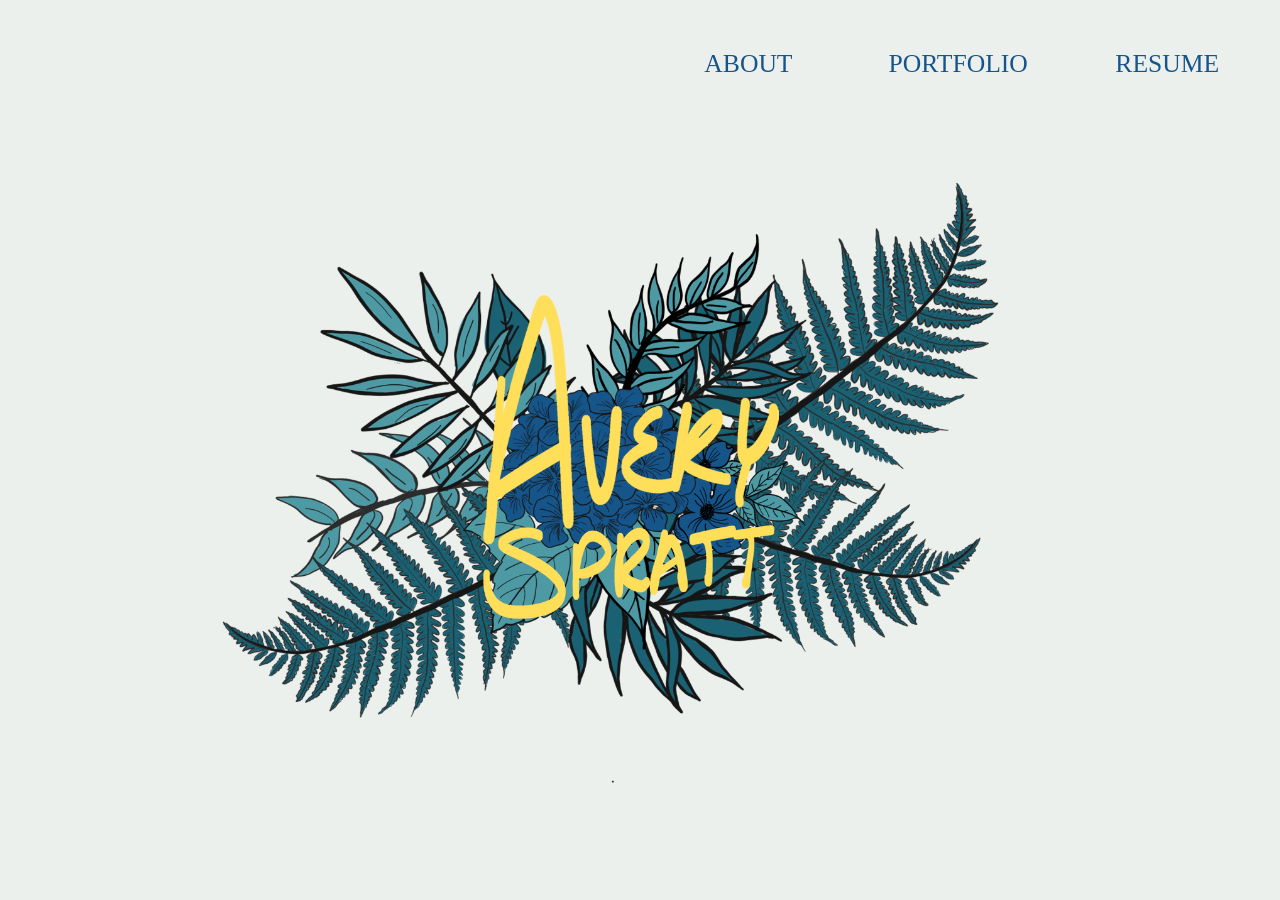
<file: index.html>
<!DOCTYPE html>
<html>
<head>
<!-- Latest compiled and minified CSS -->
<link rel="stylesheet" href="https://maxcdn.bootstrapcdn.com/bootstrap/3.3.7/css/bootstrap.min.css">
<!-- jQuery -->
<script src="https://ajax.googleapis.com/ajax/libs/jquery/3.2.1/jquery.min.js"></script>
<!-- Latest compiled JavaScript -->
<link href="index.css" rel="stylesheet"/>
<title> AVERY SPRATT</title>
<link rel="icon" type="img/png" href="leaf.png">
</head>
<body>

<div class ="container-fluid">
  <div class="header">
    <div class="row">
      <div class="col-xs-6 col-md-6"></div>
      <div class="col-xs-2 col-md-2">
        <a class="link" href="about.html"> ABOUT </a>
      </div>
      <div class="col-xs-2 col-md-2">
        <div class="active">
        <a class="link" id="port" href="portfolio.html"> PORTFOLIO </a>
        </div>
      </div>
      <div class="col-xs-2 col-md-2">
        <a class="link" id="about" href="resume.html"> RESUME </a>
        </div>
    </div>

    <div class="row">
        <img class="col-xs-10 col-md-10" id="Background" src="home_background.png" alt="My logo"> 
    </div>
  </div>
</div>

</body>
</html>
</file>
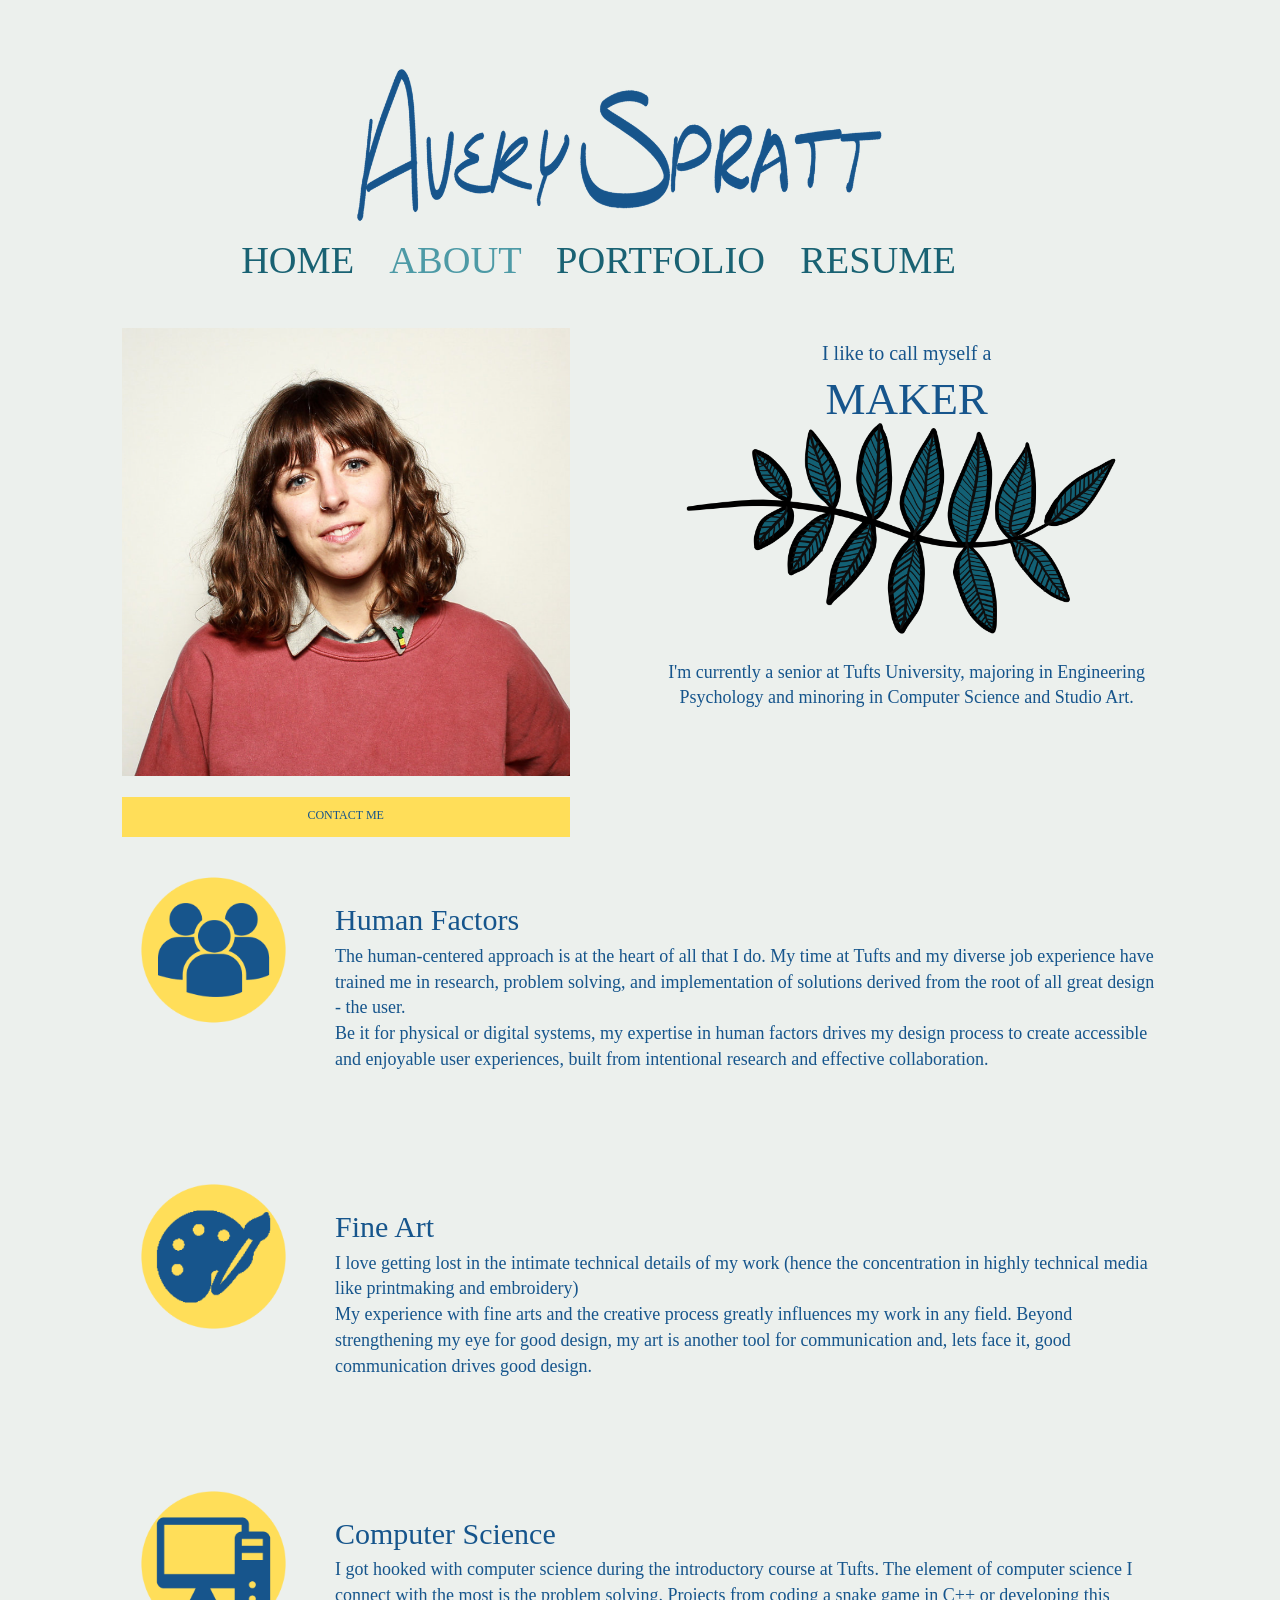
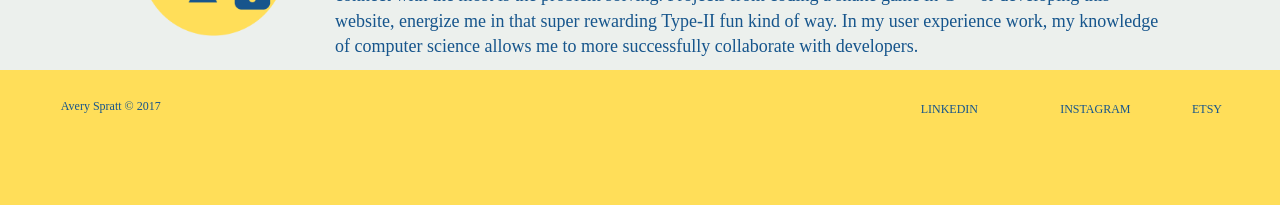
<file: about.html>
<!DOCTYPE html>
<html>
<head>
<!-- Latest compiled and minified CSS -->
<link rel="stylesheet" href="https://maxcdn.bootstrapcdn.com/bootstrap/3.3.7/css/bootstrap.min.css">
<!-- jQuery -->
<script src="https://ajax.googleapis.com/ajax/libs/jquery/3.2.1/jquery.min.js"></script>
<script type="text/javascript" src="http://ajax.googleapis.com/ajax/libs/jquery/1.9.1/jquery.min.js"></script>

	

<!-- Latest compiled JavaScript -->
<link href="about.css" rel="stylesheet"/>
<title> ABOUT ME </title>
<link rel="icon" type="img/png" href="leaf.png">
</head>

<body>
<div class="container-fluid">

<div class="header">
	<a name="return_anchor" class="invisible"></a>
	<div class="row">
		<div class="col-xs-2 col-md-2"></div>
		<div class="col-xs-8 col-md-8">
        	<img class="CenterLogo" src="name_blue.png" alt="My name"> 
		</div>		
		<div class="col-xs-2 col-md-2"></div>
	</div>
	<div class="row">
		<div class="col-xs-2 col-md-2"></div>
		<div class="col-xs-8 col-md-8">
			<a class="link" href="index.html"> HOME </a>
			<a class="link" id="active" href="about.html"> ABOUT </a>
			<a class="link" href="portfolio.html"> PORTFOLIO </a>
			<a class="link" href="resume.html"> RESUME </a>
		</div>
		<div class="col-xs-2 col-md-2"></div>
	</div>
</div>
<div class="PageContent">

<div class="row">
	<div class="col-xs-1 col-md-1"></div>
	<div class="col-xs-4 col-md 4" >

		<img class="selfie" src="selfie-b.png" alt="A picture of me">
		<a class="ContactButton" href="mailto:avery.spratt@tufts.edu"> CONTACT ME </a>
	</div>
	<div class="col-xs-1 col-md-1"></div>
	<div class="col-xs-5 col-md-5">
		<p class="maker"> I like to call myself a <br> <span class="big-text"> MAKER</span></p>
		<img class="leaf-branch" src="leaf-branch.png" alt="A drawing of a branch">
		<p class="about-content"> I'm currently a senior at Tufts University, majoring in Engineering Psychology and minoring in Computer Science and Studio Art.  </p>
	</div>
	<div class="col-xs-1 col-md-1"></div>

</div>


<div class="row">
	<div class="col-xs-1 col-md-1"></div>
	<div class="col-xs-2 col-md 2" >

		<img class="bullet" src="hf.png" alt="An icon of humans">
	</div>
	<div class="col-xs-8 col-md-8">
		<p class="section-title"> Human Factors </p>
		<p class="section-content"> 	The human-centered approach is at the heart of all that I do. My time at Tufts and my diverse job experience have trained me in research, problem solving, and implementation of solutions derived from the root of all great design - the user. <br>
		Be it for physical or digital systems, my expertise in human factors drives my design process to create accessible and enjoyable user experiences, built from intentional research and effective collaboration.  </p>
	</div>
	<div class="col-xs-1 col-md-1"></div>

</div>
<div class="row">
	<div class="col-xs-1 col-md-1"></div>
	<div class="col-xs-2 col-md 2" >

		<img class="bullet" src="sa.png" alt="An icon of art supplies">
	</div>
	<div class="col-xs-8 col-md-8">
		<p class="section-title"> Fine Art </p>
		<p class="section-content"> I love getting lost in the intimate technical details of my work (hence the concentration in highly technical media like printmaking and embroidery)  <br> My experience with fine arts and the creative process greatly influences my work in any field. Beyond strengthening my eye for good design, my art is another tool for communication and, lets face it, good communication drives good design.  </p>
	</div>
	<div class="col-xs-1 col-md-1"></div>

</div>
<div class="row">
	<div class="col-xs-1 col-md-1"></div>
	<div class="col-xs-2 col-md 2" >

		<img class="bullet" src="cs.png" alt="An icon of a computer">
	</div>
	<div class="col-xs-8 col-md-8">
		<p class="section-title"> Computer Science </p>
		<p class="section-content"> I got hooked with computer science during the introductory course at Tufts. The element of computer science I connect with the most is the problem solving. Projects from coding a snake game in C++ or developing this website, energize me in that super rewarding Type-II fun kind of way. In my user experience work, my knowledge of computer science allows me to more successfully collaborate with developers.   </p>
	</div>
	<div class="col-xs-1 col-md-1"></div>
</div>
</div>
</div>


<div class="container-fluid" id="footer">
  <div class="row">
    <div class="col-xs-2 col-md-2">
      <p class="copyright"> Avery Spratt &copy 2017 </p>
    </div> 
    <div class="col-xs-6 col-md-6">
      <a class="footer-links" id="etsy" href="http://etsy.com/shop/averysprattart/" onclick="window.open(this.href); return false;" onkeypress="window.open(this.href); return false;"> ETSY </a>
      <a class="footer-links" id="instagram" href="http://instagram.com/averyspratt/" onclick="window.open(this.href); return false;" onkeypress="window.open(this.href); return false;"> INSTAGRAM </a>
      <a class="footer-links" id="linkedin" href="https://www.linkedin.com/in/avery-spratt-927b7a106/" onclick="window.open(this.href); return false;" onkeypress="window.open(this.href); return false;"> LINKEDIN </a>
    </div>
  </div>
</div>
<script>
$('.PageContent').css('min-height',$(window).height());
</script>
</body>
</html>
</file>
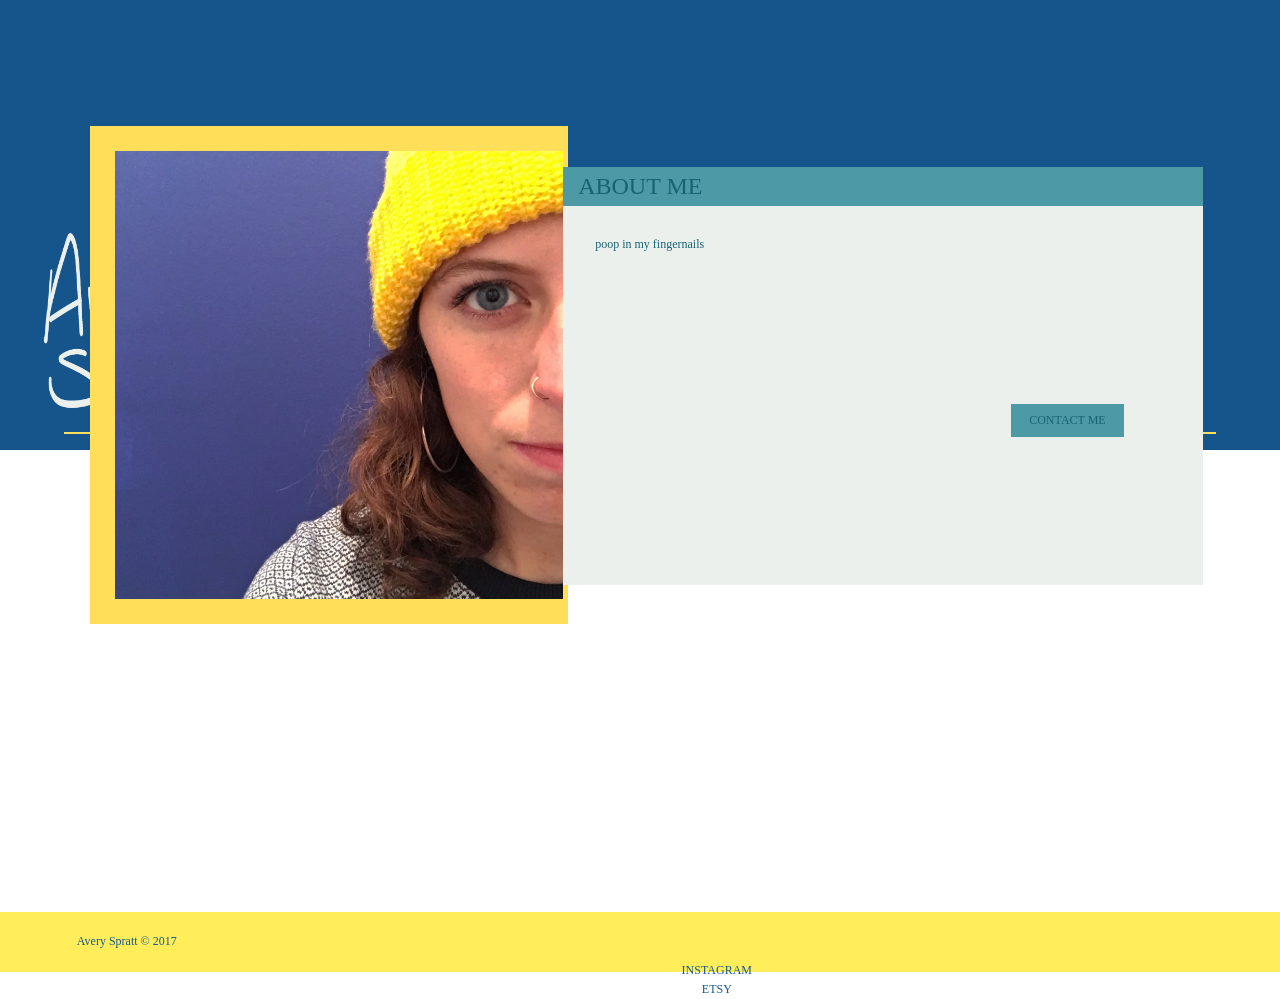
<file: about_page.html>
<!DOCTYPE html><head>
<link href="about_page.css" rel="stylesheet"/>
<script src="https://ajax.googleapis.com/ajax/libs/jquery/3.2.1/jquery.min.js"></script>
</head>
<html>


<div class="PageContent">
<div class="TopBox"> 

<div class="LeftNavBar">
	<ul>
		<li> <a href="index.html"> HOME </a></li>
		<li> <a href="error.html"> PORTFOLIO </a></li>
	</ul>
</div>

<div class="RightNavBar">
	<ul>
		<li> <a href="error.html"> RESUME </a></li>
		<li> <a class="active" href="error.html"> ABOUT </a></li>
	</ul>
</div>

<img class="CenterLogo" src="name_lightcolor.png" alt="My name"> 

<hr class="TopSectionHR">
</div>

<div class="SelfieBox">
	<img class="Selfie" src="selfie.jpg" alt="A Picture of Me!">
</div>

<div class="ContentBox">
	<p class="Header">	ABOUT ME </p>
	<p class="Details"> poop in my fingernails    </p>
	<div class="Button">
	<a class="ContactButton" href="mailto:avery.spratt@tufts.edu"> CONTACT ME </a>
	</div>
</div>

</div>

<footer class="Footer">

	<ul class="FooterContent">
	<p class="CopyRight"> Avery Spratt © 2017</p>
	<a  class="Instagram" href="http://instagram.com/averyspratt/" onclick="window.open(this.href); return false;" onkeypress="window.open(this.href); return false;"> INSTAGRAM </a> 
	<a  class="Etsy" href="http://etsy.com/shop/averysprattart" onclick="window.open(this.href); return false;" onkeypress="window.open(this.href); return false;"> ETSY </a> 
	</ul>
</footer>


<script>
$('.PageContent').css('min-height',$(window).height());
</script>
</html>
</file>
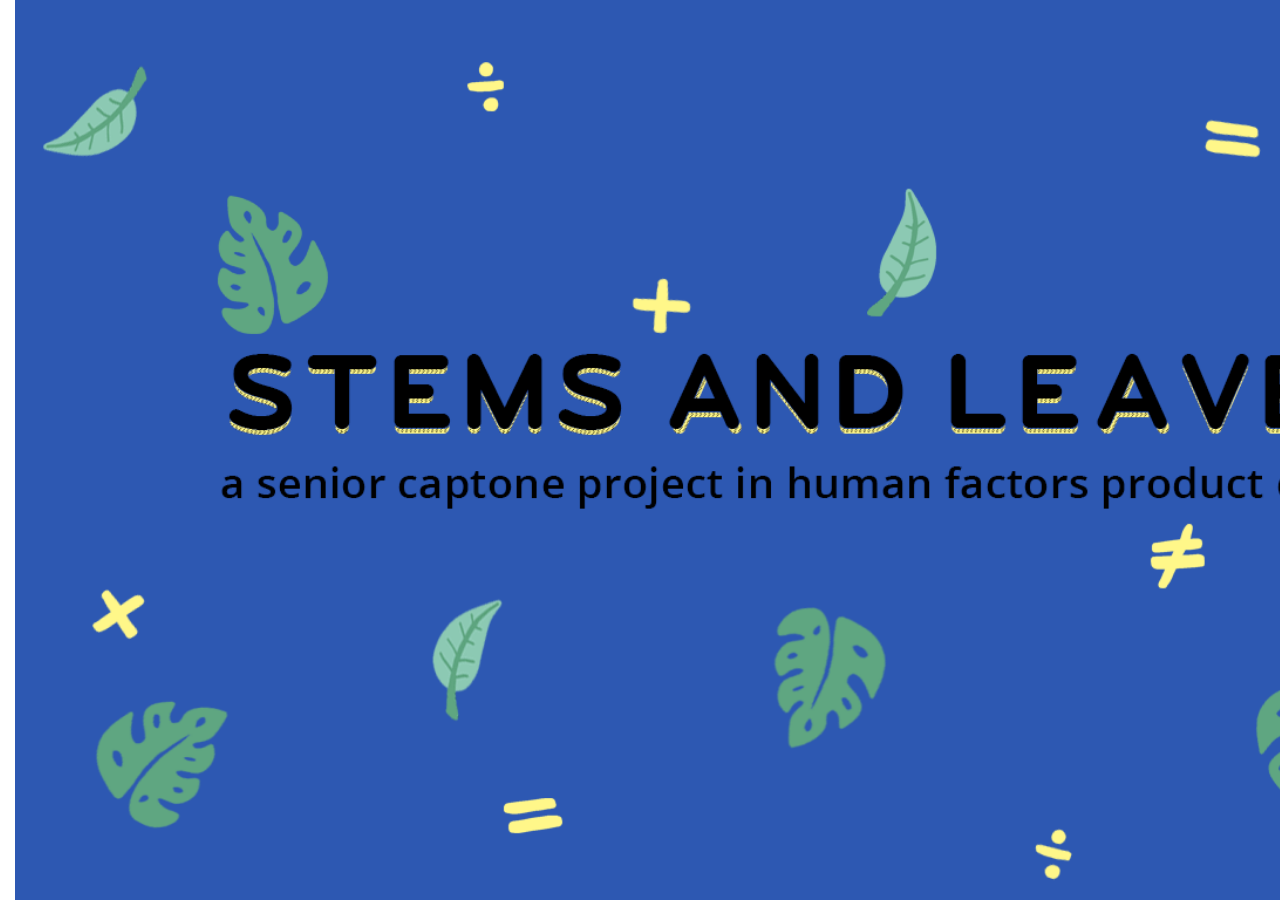
<file: capstone.html>
<!DOCTYPE html>
<html>
<head>
<!-- Latest compiled and minified CSS -->
<link rel="stylesheet" href="https://maxcdn.bootstrapcdn.com/bootstrap/3.3.7/css/bootstrap.min.css">
<!-- jQuery -->
<script src="https://ajax.googleapis.com/ajax/libs/jquery/3.2.1/jquery.min.js"></script>
<script type="text/javascript" src="http://ajax.googleapis.com/ajax/libs/jquery/1.9.1/jquery.min.js"></script>

	

<!-- Latest compiled JavaScript -->
<link href="capstone.css" rel="stylesheet"/>
</head>

<body>
<div class="container-fluid">
<div class="docScroller">
	<div class="header">
		<div class="page one"> 
		<div class="row">
			<div class="col-xs-12"> 
				<img class="top_image" src="capstone_header.png" alt="header imager">
			</div>
		</div>
		</div> 
	</div>
	<div class="page two">
	<div class="row text_content">
		<div class="col-xs-4">
			<p class="left_title"> STEMS AND LEAVES </p>
		</div>
		<div class="col-xs-8">
			<p class="right_content"> <span id="italic_content"> A senior-level capstone project based in user-centered product design - </span> <br> designing an educational tool for elementary school students through interative design based in the human-centered approach. <br> <span id="small_text">   Product Design, User Centered Research</span></p> 
		</div>
	</div>
	</div>
	<div class="page three"> 
	<div class="row">
			<div class="col-xs-12"> 
				<img class="quote_box" src="quote_box.png" alt="a quote about environmental education">
			</div>
	</div>
	</div> 
	<div class="page four"> 
	<div class="row">
			<div class="col-xs-4"> 
				<p class="blog_header">BLOG<br> POSTS</p>
			</div>
			<div class="col-xs-8"></div>
	</div>
	<div class="row">
			<div class="col-xs-4"> 
				<img class="branch" src="simple_branch.png" alt="a branch illustration">
			</div>
			<div class="col-xs-3"> 
				<p><span class= "blog_title"> The Laws of UX </span> <br> <span class="blog_preview"> <span class="blog_date"> (Jan. 30, 2018)</span> <br>The Initial User Research phase of development is quickly coming to an end.  From here, I plan to develop initial concept prototypes for further testing. These concepts will be designed based on the findings of the initial research. As I sort through takeaways from the literature review,  suggestions from expert interviews, and everything in between, there is a lot of data to help inform and inspire my designs. However, at a stage like this,  I think it is also important to refresh on the fundamental principles of interface design. Earlier today...</p>
				</span> <a class="read_more" name="blog_one"> (Read More) </a>

			</div>
	</div> 
	<div id="blog_one" class="modal">
            <div class="modal-content">
            <span class="close"> &times; </span>
            <p class="modal-title"> The Laws of UX </p>
            <p class="modal-date"> January 30, 2018 </p>
            <p class="modal-text">  The Initial User Research phase of development is quickly coming to an end.  From here, I plan to develop initial concept prototypes for further testing. These concepts will be designed based on the findings of the initial research. As I sort through takeaways from the literature review,  suggestions from expert interviews, and everything in between, there is a lot of data to help inform and inspire my designs. However, at a stage like this,  I think it is also important to refresh on the fundamental principles of interface design. Earlier today, I stumbled upon this inspirational site:  <br>

			<a class="modal_link" href="https://lawsofux.com"> The Laws of UX </a> <br>

			10 UX principles and maxims packaged in a wonderfully designed site - what more could a UXer ask for?!
			I am positive this will remain in browser tab bar as I develop the concept prototypes. One concept that I found particularly interesting, especially within the context of this project is the Zeigarnik Effect.<br></p>
			<div class="row">
			<div class="col-xs-4"> <img class="modal-image" src="UX_laws_pic.png" alt="an illustration of Zeigarnick Effect"></div>
			<div class="col-xs-8"> <p class="modal-image-caption"> &quot;People remember uncompleted or interrupted tasks better than completed tasks.&quot; </p>
			</div></div>
			<p class="modal-text"> How might this apply to my product, especially with such a young target user group? How might I track students progress in a way that encourages future (and frequent) engagement? These questions (and many more) are ones I am asking myself as I enter the next stage of product development. <br>
			Excited for more to come! <br>

			-Avery  </p>
            </div>
        </div>
</div>
<script>
$('.PageContent').css('min-height',$(window).height());
var buttons = document.getElementsByClassName("read_more"); 
console.log(buttons);
var i;
for(i=0; i < buttons.length; i++){
    buttons[i].onclick = function(){
        console.log(this);
        console.log("this should be a valid id");
        console.log(this.name);
        var modal= document.getElementById(this.name);
        modal.style.display = "block";
        console.log("look at this modal");
        console.log(modal);
    }
}
var close_buttons = document.getElementsByClassName("close");
var modals = document.getElementsByClassName("modal");
for (i =0; i < close_buttons.length; i++){
    close_buttons[i].onclick=function(){
        var  j; 
        for (j=0; j<modals.length; j++){
            modals[j].style.display="none";
        }
    }
}
</script>
</file>
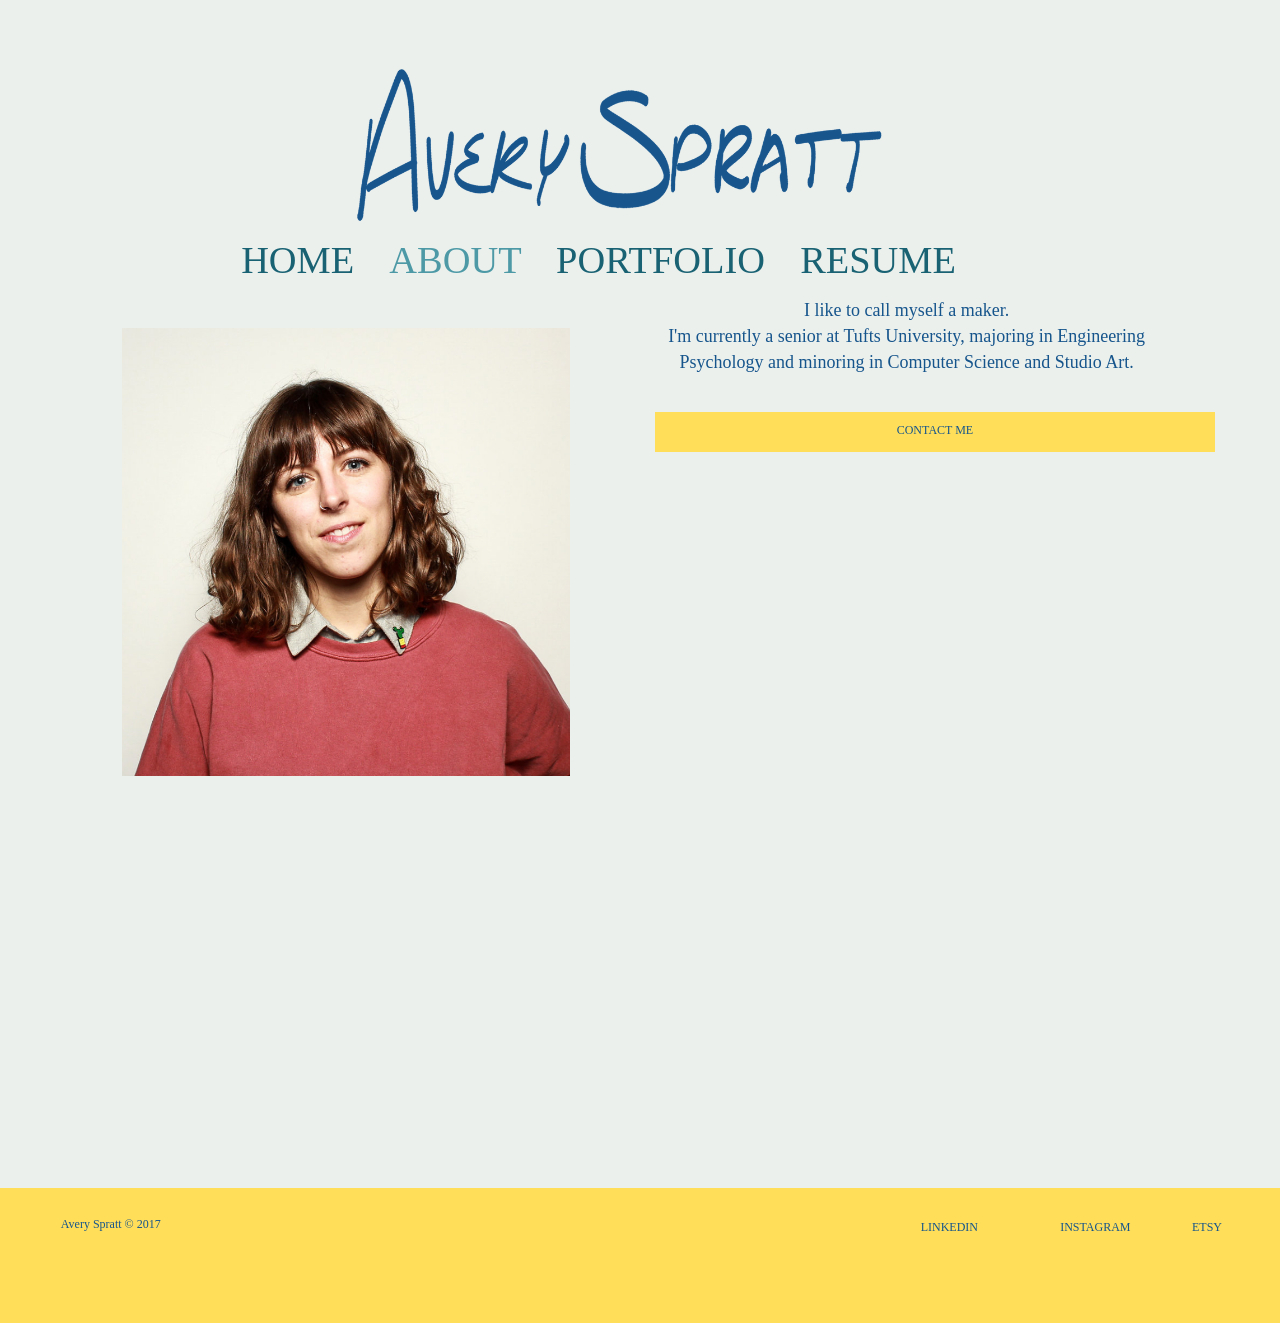
<file: draft-about.html>
<!DOCTYPE html>
<html>
<head>
<!-- Latest compiled and minified CSS -->
<link rel="stylesheet" href="https://maxcdn.bootstrapcdn.com/bootstrap/3.3.7/css/bootstrap.min.css">
<!-- jQuery -->
<script src="https://ajax.googleapis.com/ajax/libs/jquery/3.2.1/jquery.min.js"></script>
<script type="text/javascript" src="http://ajax.googleapis.com/ajax/libs/jquery/1.9.1/jquery.min.js"></script>

	

<!-- Latest compiled JavaScript -->
<link href="about.css" rel="stylesheet"/>
</head>

<body>
<div class="container-fluid">

<div class="header">
	<a name="return_anchor" class="invisible"></a>
	<div class="row">
		<div class="col-xs-2 col-md-2"></div>
		<div class="col-xs-8 col-md-8">
        	<img class="CenterLogo" src="name_blue.png" alt="My name"> 
		</div>		
		<div class="col-xs-2 col-md-2"></div>
	</div>
	<div class="row">
		<div class="col-xs-2 col-md-2"></div>
		<div class="col-xs-8 col-md-8">
			<a class="link" href="home.html"> HOME </a>
			<a class="link" id="active" href="portfolio.html"> ABOUT </a>
			<a class="link" href="resume.html"> PORTFOLIO </a>
			<a class="link" href="portfolio.html"> RESUME </a>
		</div>
		<div class="col-xs-2 col-md-2"></div>
	</div>
</div>
<div class="PageContent">

<div class="row">
	<div class="col-xs-1 col-md-1"></div>
	<div class="col-xs-4 col-md 4" >

		<img class="selfie" src="selfie-b.png" alt="A picture of me">
	</div>
	<div class="col-xs-1 col-md-1"></div>
	<div class="col-xs-5 col-md-5">
		<p class="about-content"> I like to call myself a maker. </br> I'm currently a senior at Tufts University, majoring in Engineering Psychology and minoring in Computer Science and Studio Art.  </p>
		<a class="ContactButton" href="mailto:avery.spratt@tufts.edu"> CONTACT ME </a>
	</div>
	<div class="col-xs-1 col-md-1"></div>

</div>

</div>
</div>
<div class="container-fluid" id="footer">
  <div class="row">
    <div class="col-xs-2 col-md-2">
      <p class="copyright"> Avery Spratt &copy 2017 </p>
    </div> 
    <div class="col-xs-6 col-md-6">
      <a class="footer-links" id="etsy" href="http://etsy.com/shop/averysprattart/" onclick="window.open(this.href); return false;" onkeypress="window.open(this.href); return false;"> ETSY </a>
      <a class="footer-links" id="instagram" href="http://instagram.com/averyspratt/" onclick="window.open(this.href); return false;" onkeypress="window.open(this.href); return false;"> INSTAGRAM </a>
      <a class="footer-links" id="linkedin" href="https://www.linkedin.com/in/avery-spratt-927b7a106/" onclick="window.open(this.href); return false;" onkeypress="window.open(this.href); return false;"> LINKEDIN </a>
    </div>
  </div>
</div>
<script>
$('.PageContent').css('min-height',$(window).height());
</script>
</body>
</html>
</file>
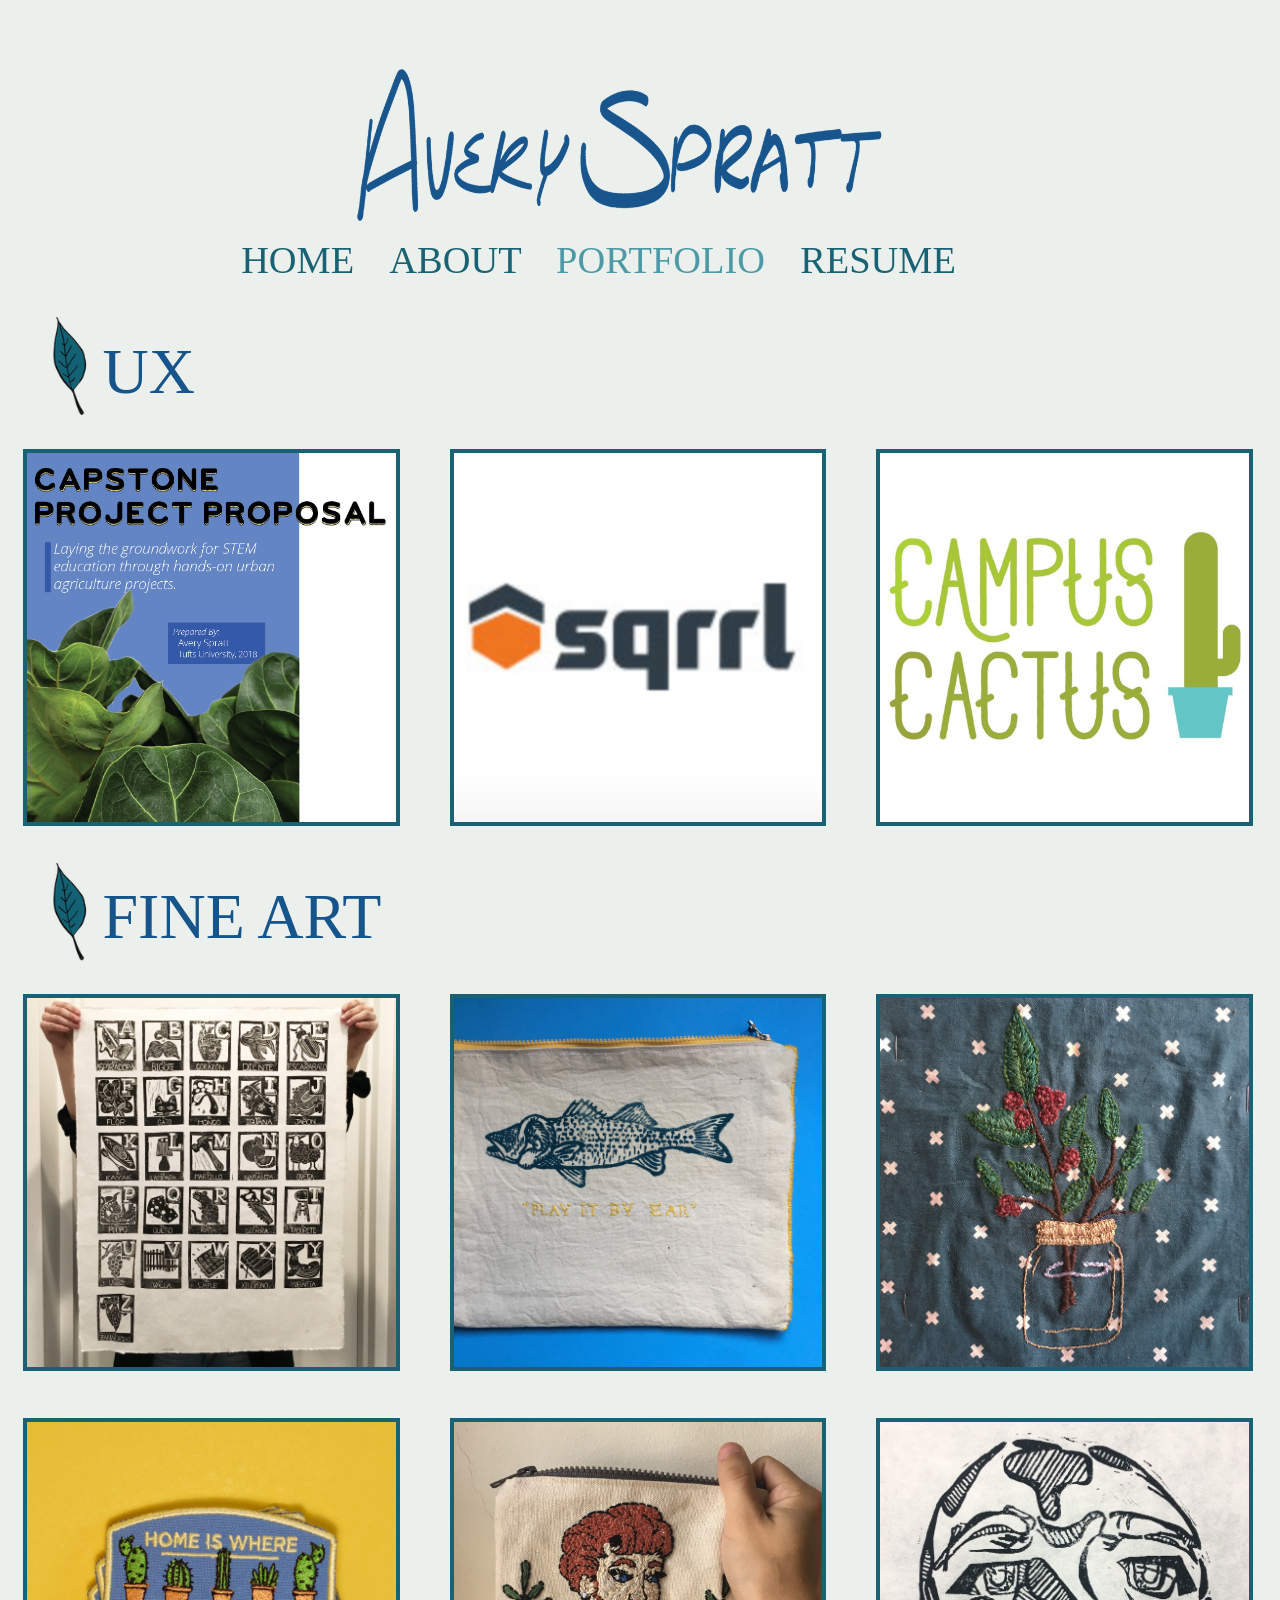
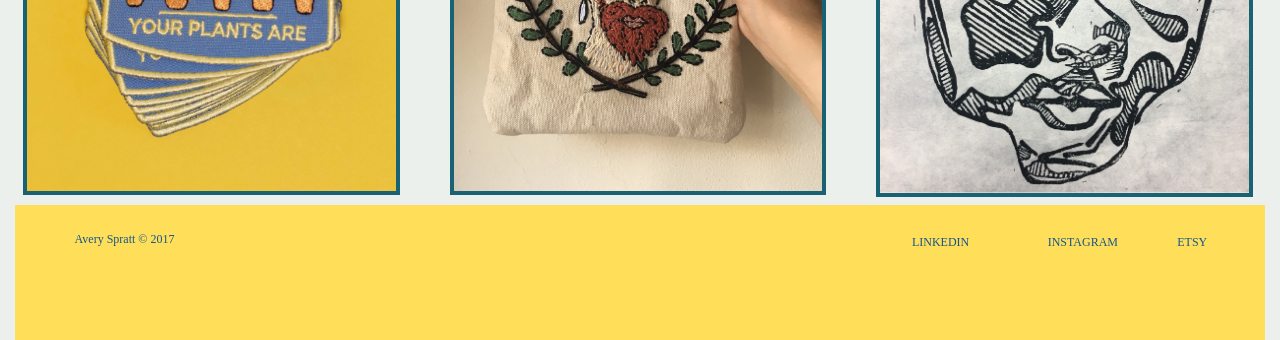
<file: draft-portfolio.html>
<!DOCTYPE html>
<html>
<head>
<!-- Latest compiled and minified CSS -->
<link rel="stylesheet" href="https://maxcdn.bootstrapcdn.com/bootstrap/3.3.7/css/bootstrap.min.css">
<!-- jQuery -->
<script src="https://ajax.googleapis.com/ajax/libs/jquery/3.2.1/jquery.min.js"></script>
<script type="text/javascript" src="http://ajax.googleapis.com/ajax/libs/jquery/1.9.1/jquery.min.js"></script>

	

<!-- Latest compiled JavaScript -->
<link href="draft-portfolio.css" rel="stylesheet"/>
</head>

<body>
<div class="container-fluid">

<div class="header">
	<a name="return_anchor" class="invisible"></a>
	<div class="row">
		<div class="col-xs-2 col-md-2"></div>
		<div class="col-xs-8 col-md-8">
        	<img class="CenterLogo" src="name_blue.png" alt="My name"> 
		</div>		
		<div class="col-xs-2 col-md-2"></div>
	</div>
	<div class="row">
		<div class="col-xs-2 col-md-2"></div>
		<div class="col-xs-8 col-md-8">
			<a class="link" href="home.html"> HOME </a>
			<a class="link"  href="portfolio.html"> ABOUT </a>
			<a class="link" id="active" href="resume.html"> PORTFOLIO </a>
			<a class="link" href="portfolio.html"> RESUME </a>
		</div>
		<div class="col-xs-2 col-md-2"></div>
	</div>
</div>
<div class="PageContent">
<div class="row">
<div class="col-xs-3 col-md-3">
	<img src="leaf.png" class="leaf">
</div>
<div class="col-xs-9 col-md-9">
	<p class="section-header"> UX </p>
</div>
</div>

<div class="row">
	<div class="col-xs-4 col-md-4"> 
		<div class="box">
            <div class="ux">
                <img src="portfolio_photos/senior_capstone.png" class="img-responsive">
                <div class="caption">
                    <p> <span class="title"> SENIOR CAPSTONE </span> <span class="description"> An individual capstone project in Human Factors research and design.    </span></p>
                    <a class="learn_more" name="more_capstone"> LEARN MORE </a>
                </div>
            </div>
        </div>
	</div>
	<div class="col-xs-4 col-md-4">
        <div class="box">
            <div class="ux">
                <img src="portfolio_photos/sqrrl.png" class="img-responsive">
                <div class="caption">
                    <p> <span class="title"> SQRRL</span> <span class="description"> Summer 2017 Internship in UX </span></p>
                    <a class="learn_more" name="more_sqrrl"> LEARN MORE </a>
             	</div>
            </div>
        </div>
	</div>
	<div class="col-xs-4 col-md-4">
	     <div class="box">
            <div class="ux">
                <img src="portfolio_photos/campus_cactus.jpg" class="img-responsive">
                <div class="caption">
                    <p> <span class="title"> CAMPUS CACTUS </span> <span class="description"> Easing the college transition one cactus at a time. <br> An internship project with Loyal Supply Co.    </span></p>
                    <a class="learn_more" name="more_cactus"> LEARN MORE </a>
           		</div>
        	</div>
         </div>	
	</div>
</div>
<div class="row">
<div class="col-xs-3 col-md-3">
	<img src="leaf.png" class="leaf">
</div>
<div class="col-xs-9 col-md-9">
	<p class="section-header"> FINE ART </p>
</div>
</div>
<div class="row">
	<div class="col-xs-4 col-md-4"> 
		<div class="box">
            <div class="art">
                <img src="portfolio_photos/aprender.jpg" class="img-responsive">
                <div class="caption">
                	<p> <span class="title"> APRENDER </span> <span class="description"> 26 hand-carved linoleum block prints, printed on Japanese rice paper.  </span></p>
                </div>
            </div>
        </div>
	</div>
	<div class="col-xs-4 col-md-4">
        <div class="box">
            <div class="art">
                <img src="portfolio_photos/play-it-by-ear/1.jpg" class="img-responsive">
                <div class="caption">
                	<p> <span class="title"> "PLAY IT BY EAR" </span> <span class="description"> Hand embroidered felt-lined canvas pouch. Fish screenprinted using drawing fluid and screen filler.   </span></p>
                </div>
            </div>
        </div>
	</div>
	<div class="col-xs-4 col-md-4">
	     <div class="box">
            <div class="art">
                <img src="portfolio_photos/soap_berries.png" class="img-responsive">
                <div class="caption">
                    <p> <span class="title"> SOAP BERRIES </span> <span class="description"> Hand embroidered linen felt-lined canvas pouch.   </span></p>
                </div>
             </div>
         </div>	
	</div>
</div>
<div class="row">
	<div class="col-xs-4 col-md-4"> 
		<div class="box">
			<div class="art">
                <img src="portfolio_photos/home-is-where-your-plants-are.jpg" class="img-responsive">
                <div class="caption">
                	<p> <span class="title"> HOME IS WHERE <br> YOUR PLANTS ARE </span> <span class="description"> Iron-on patch, designed using Adobe Creative Suite.  </span></p>
                </div>
            </div>
        </div>
	</div>
	<div class="col-xs-4 col-md-4">
        <div class="box">
            <div class="art">
                <img src="portfolio_photos/bearded-beauty.jpg" class="img-responsive">
                 <div class="caption">
                	<p> <span class="title"> BEARDED BEAUTY </span> <span class="description"> Hand embroidered linen-lined canvas pouch.   </span></p>
                </div>
            </div>
        </div>
	</div>
	<div class="col-xs-4 col-md-4">
	     <div class="box">
            <div class="art">
                <img src="portfolio_photos/headspace/a.jpg" class="img-responsive">
                <div class="caption">
                	<p> <span class="title"> HEADSPACE </span> <span class="description"> 1 individual linoleum block printed using a variety of techniques and mixed media to study how a single concept can be driven different directions based on context.   </span></p>
                </div>
             </div>
         </div>	
	</div>
</div>
</div>
<div class="container-fluid" id="footer">
  <div class="row">
    <div class="col-xs-2 col-md-2">
      <p class="copyright"> Avery Spratt &copy 2017 </p>
    </div> 
    <div class="col-xs-6 col-md-6">
      <a class="footer-links" id="etsy" href="http://etsy.com/shop/averysprattart/" onclick="window.open(this.href); return false;" onkeypress="window.open(this.href); return false;"> ETSY </a>
      <a class="footer-links" id="instagram" href="http://instagram.com/averyspratt/" onclick="window.open(this.href); return false;" onkeypress="window.open(this.href); return false;"> INSTAGRAM </a>
      <a class="footer-links" id="linkedin" href="https://www.linkedin.com/in/avery-spratt-927b7a106/" onclick="window.open(this.href); return false;" onkeypress="window.open(this.href); return false;"> LINKEDIN </a>
    </div>
  </div>
</div>
<script>
$('.PageContent').css('min-height',$(window).height());
</script>
</body>
</html>
</file>
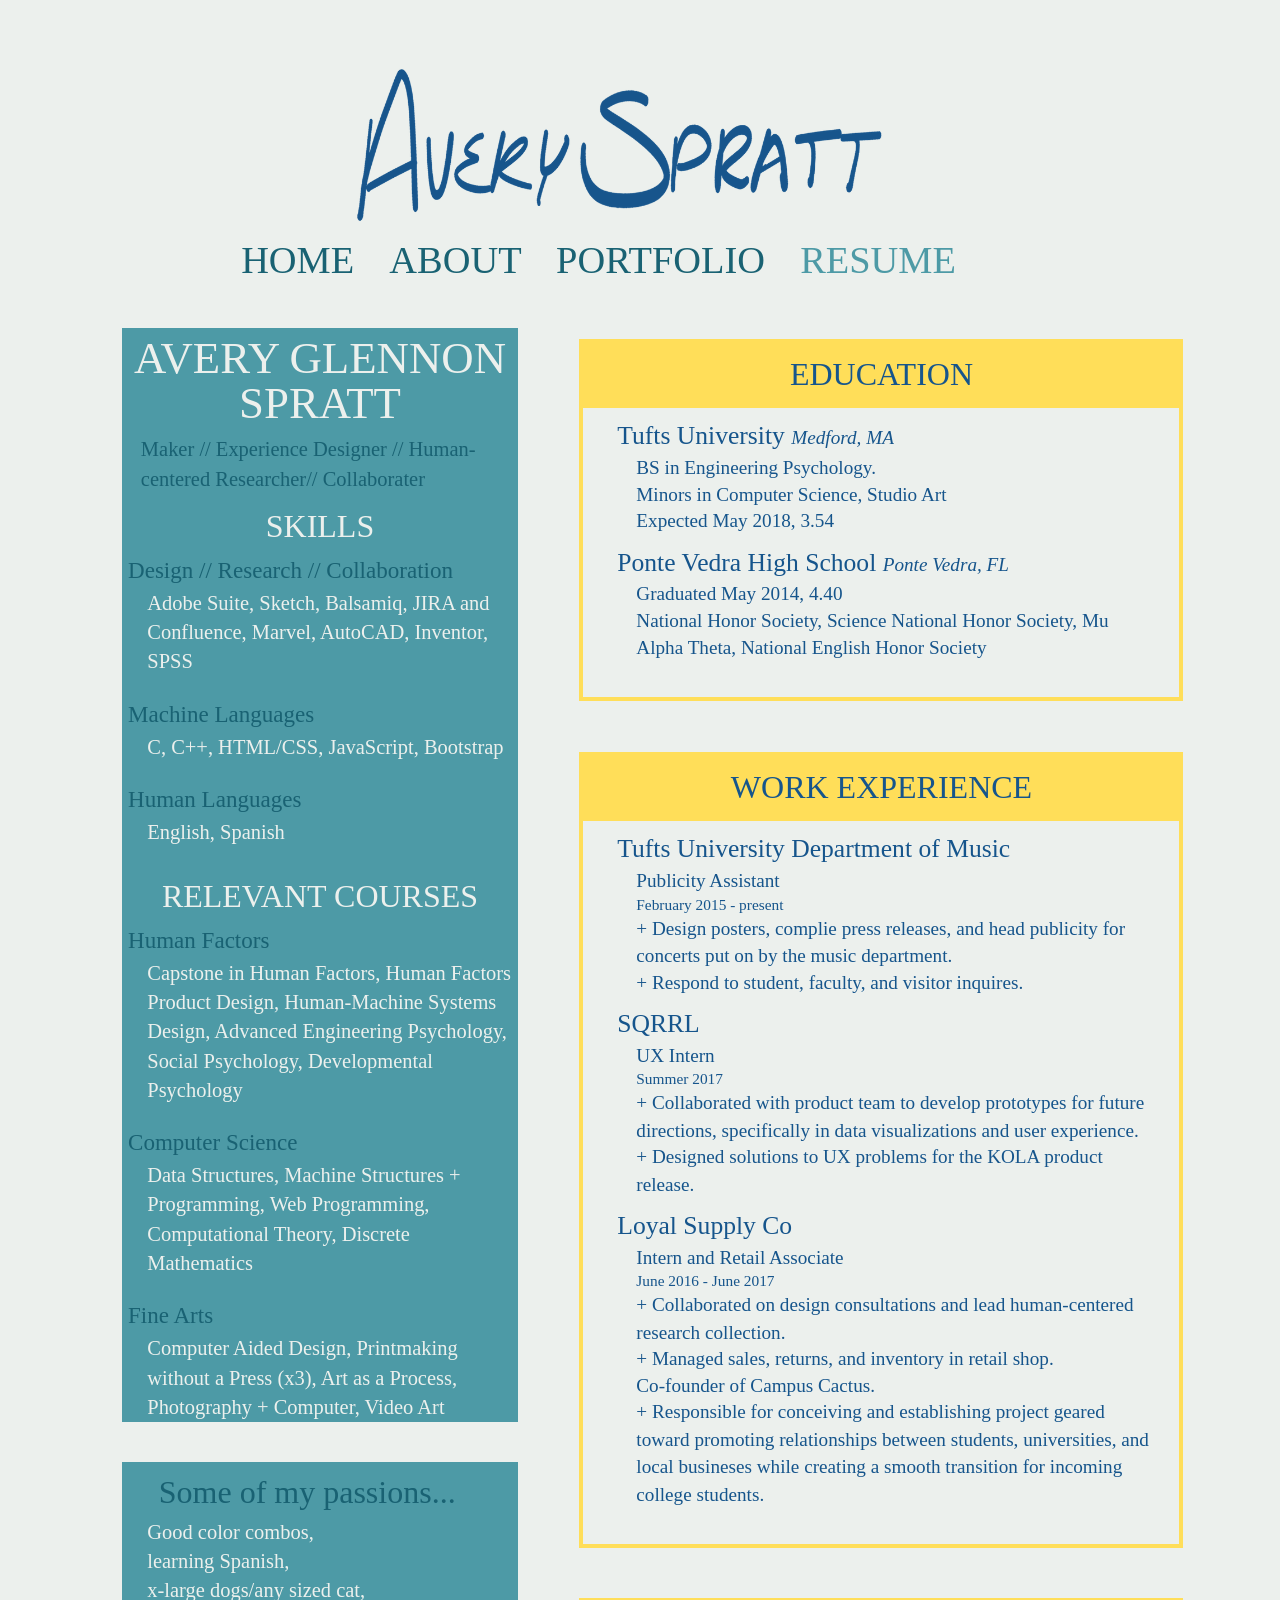
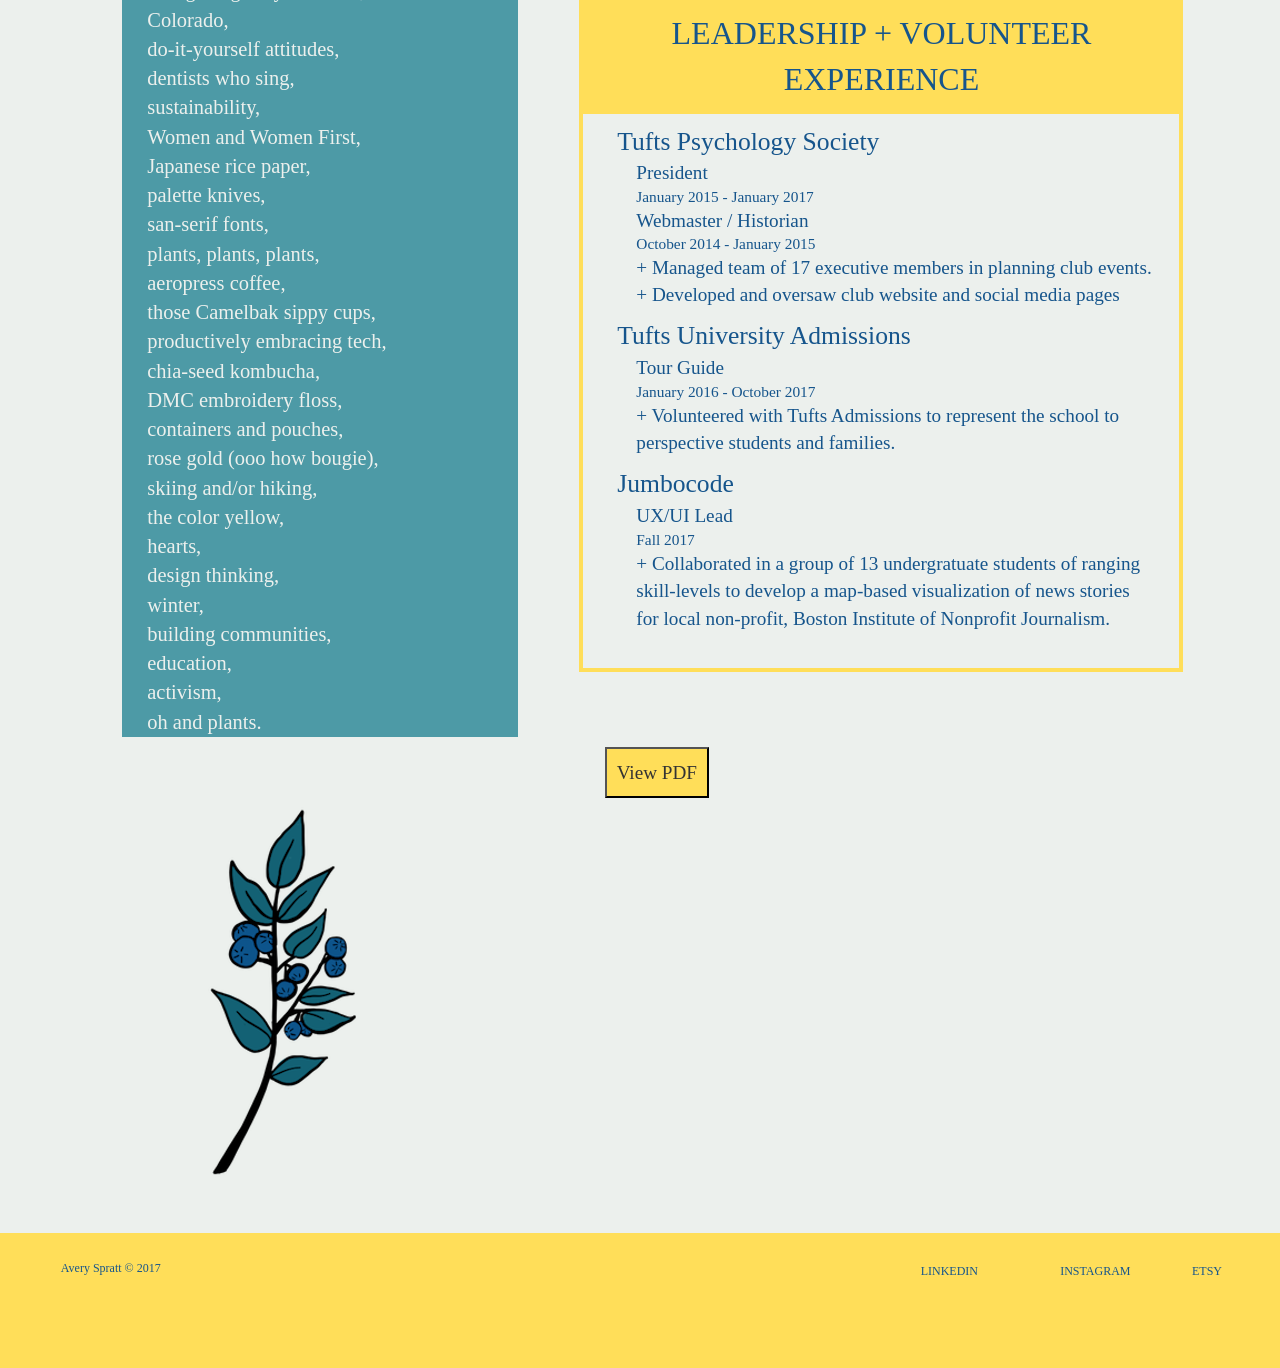
<file: draft-resume.html>
<!DOCTYPE html>
<html>
<head>
<!-- Latest compiled and minified CSS -->
<link rel="stylesheet" href="https://maxcdn.bootstrapcdn.com/bootstrap/3.3.7/css/bootstrap.min.css">
<!-- jQuery -->
<script src="https://ajax.googleapis.com/ajax/libs/jquery/3.2.1/jquery.min.js"></script>
<script type="text/javascript" src="http://ajax.googleapis.com/ajax/libs/jquery/1.9.1/jquery.min.js"></script>

	

<!-- Latest compiled JavaScript -->
<link href="draft-resume.css" rel="stylesheet"/>
</head>

<body>
<div class="container-fluid">

<div class="header">
	<a name="return_anchor" class="invisible"></a>
	<div class="row">
		<div class="col-xs-2 col-md-2"></div>
		<div class="col-xs-8 col-md-8">
        	<img class="CenterLogo" src="name_blue.png" alt="My name"> 
		</div>		
		<div class="col-xs-2 col-md-2"></div>
	</div>
	<div class="row">
		<div class="col-xs-2 col-md-2"></div>
		<div class="col-xs-8 col-md-8">
			<a class="link" href="home.html"> HOME </a>
			<a class="link" href="portfolio.html"> ABOUT </a>
			<a class="link" href="resume.html"> PORTFOLIO </a>
			<a class="link" id="active" href="portfolio.html"> RESUME </a>
		</div>
		<div class="col-xs-2 col-md-2"></div>
	</div>
</div>
<div class="PageContent">
<div class="row">
			<div class="col-xs-1 col-md-1"></div>

			<div class="col-xs-4 col md-4">
				<div class="sidebar"> 
				<p class="sidebar-section" id="myname"> AVERY GLENNON SPRATT</p>
				<p id="sidebar-title"> Maker // Experience Designer // Human-centered Researcher// Collaborater
				</p>

				<p class="sidebar-section"> SKILLS </p>
				<p class="sidebar-subtitle"> Design // Research // Collaboration </p>
				<p class="sidebar-content"> Adobe Suite, Sketch, Balsamiq, JIRA and Confluence, Marvel, AutoCAD, Inventor, SPSS </p>
				<p class="sidebar-subtitle"> Machine Languages </p> 
				<p class="sidebar-content"> C, C++, HTML/CSS, JavaScript, Bootstrap </p>  
				<p class="sidebar-subtitle"> Human Languages </p>
				<p class="sidebar-content"> English, Spanish</p>

				<p class="sidebar-section"> RELEVANT COURSES </p>
				<p class="sidebar-subtitle"> Human Factors </p>
				<p class="sidebar-content">  Capstone in Human Factors, Human Factors Product Design, Human-Machine Systems Design, Advanced Engineering Psychology, Social Psychology, Developmental Psychology</p>
				<p class="sidebar-subtitle"> Computer Science </p>
				<p class="sidebar-content"> Data Structures, Machine Structures + Programming, Web Programming, Computational Theory, Discrete Mathematics </p>
				<p class="sidebar-subtitle"> Fine Arts </p>
				<p class="sidebar-content"> Computer Aided Design, Printmaking without a Press (x3), Art as a Process, Photography + Computer, Video Art </p>
				</div>

				<div class="sidebar" id="passion-box">
				<p class="sidebar-section" id="passion-title"> Some of my passions... </p>
				<p class="sidebar-content"> Good color combos, <br> learning Spanish, <br> x-large dogs/any sized cat, <br>Colorado,<br> do-it-yourself attitudes, <br> dentists who sing, <br> sustainability, <br> Women and Women First, <br> Japanese rice paper, <br> palette knives, <br>  san-serif fonts,<br> plants, plants, plants, <br>aeropress coffee, <br> those Camelbak sippy cups, <br> productively embracing tech, <br> chia-seed kombucha, <br> DMC embroidery floss, <br> containers and pouches, <br> rose gold (ooo how bougie), <br> skiing and/or hiking, <br> the color yellow, <br> hearts, <br> design thinking, <br> winter, <br> building communities, <br> education, <br> activism, <br>oh and plants. 
				</div>
				<img class="berry-drawing" src="branch.png" alt="a drawing of a berry branch">

			</div>

			<div class="col-xs-1 col-md-1"></div>

			<div class="col-xs-5 col-md-5">
				<div class="education-box">
				<p class="education-title"> EDUCATION </p>
				<p class="education-subtitle"> Tufts University <em> Medford, MA </em> </p>
				<p class="education-content">  BS in Engineering Psychology. </p>
				<p class="education-content"> Minors in Computer Science, Studio Art </p>
				<p class="education-content"> Expected May 2018, 3.54</p>
				<p class="education-subtitle"> Ponte Vedra High School <em> Ponte Vedra, FL</em></p>
				<p class="education-content">  Graduated May 2014, 4.40
				</p>
				<p class="education-content"> National Honor Society, Science National Honor Society, Mu Alpha Theta, National English Honor Society</p>				
				</div>

				<div class="work-box">
				<p class="work-title"> WORK EXPERIENCE </p>
				<p class="work-subtitle"> Tufts University Department of Music </p>
				<p class="work-role">  Publicity Assistant</p>
				<p class="work-date"> February 2015 - present</p>			
				<p class="work-content"> + Design posters, complie press releases, and head publicity for concerts put on by the music department.</p>
				<p class="work-content"> + Respond to student, faculty, and visitor inquires.</p>	
				<p class="work-subtitle"> SQRRL </p>
				<p class="work-role"> UX Intern</p>
				<p class="work-date"> Summer 2017 </p>
				<p class="work-content"> + Collaborated with product team to develop prototypes for future directions, specifically in data visualizations and user experience. </p>	
				<p class="work-content"> + Designed solutions to UX problems for the KOLA product release. </p>
				<p class="work-subtitle"> Loyal Supply Co </p>
				<p class="work-role"> Intern and Retail Associate </p>
				<p class="work-date"> June 2016 - June 2017 </p>
				<p class="work-content"> + Collaborated on design consultations and lead human-centered research collection. </p>	
				<p class="work-content"> + Managed sales, returns, and inventory in retail shop. </p>
				<p class="work-role"> Co-founder of Campus Cactus. </p>
				<p class="work-content"> + Responsible for conceiving and establishing project geared toward promoting relationships between students, universities, and local busineses while creating a smooth transition for incoming college students. </p>

				</div>	

				<div class="leadership-box">
				<p class="leadership-title"> LEADERSHIP + VOLUNTEER EXPERIENCE </p>
				<p class="leadership-subtitle"> Tufts Psychology Society </p>
				<p class="leadership-role">  President</p>
				<p class="leadership-date"> January 2015 - January 2017</p>	
				<p class="leadership-role">  Webmaster / Historian</p>
				<p class="leadership-date"> October 2014 - January 2015</p>			
				<p class="leadership-content"> + Managed team of 17 executive members in planning club events.</p>
				<p class="leadership-content">+ Developed and oversaw club website and social media pages</p>
				<p class="leadership-subtitle"> Tufts University Admissions </p>
				<p class="leadership-role">  Tour Guide</p>
				<p class="leadership-date"> January 2016 - October 2017</p>			
				<p class="leadership-content"> + Volunteered with Tufts Admissions to represent the school to perspective students and families.</p>
				<p class="leadership-subtitle"> Jumbocode </p>
				<p class="leadership-role">  UX/UI Lead</p>
				<p class="leadership-date"> Fall 2017</p>			
				<p class="leadership-content"> +  Collaborated in a group of 13 undergratuate students of ranging skill-levels to develop a map-based visualization of news stories for local non-profit, Boston Institute of Nonprofit Journalism.</p>
				</div>	

				<form method="get" action="Spratt_Resume.pdf">
  				<button class="download-button" type="submit"> View PDF</button>
					</form>
				</div>		
			</div>
			<div class="col-xs-1 col-md-1"></div>
		</div>

	</div>
</div>


</div>
<div class="container-fluid" id="footer">
  <div class="row">
    <div class="col-xs-2 col-md-2">
      <p class="copyright"> Avery Spratt &copy 2017 </p>
    </div> 
    <div class="col-xs-6 col-md-6">
      <a class="footer-links" id="etsy" href="http://etsy.com/shop/averysprattart/" onclick="window.open(this.href); return false;" onkeypress="window.open(this.href); return false;"> ETSY </a>
      <a class="footer-links" id="instagram" href="http://instagram.com/averyspratt/" onclick="window.open(this.href); return false;" onkeypress="window.open(this.href); return false;"> INSTAGRAM </a>
      <a class="footer-links" id="linkedin" href="https://www.linkedin.com/in/avery-spratt-927b7a106/" onclick="window.open(this.href); return false;" onkeypress="window.open(this.href); return false;"> LINKEDIN </a>
    </div>
  </div>
</div>
<script>
$('.PageContent').css('min-height',$(window).height());
</script>
</body>
</html>
</file>
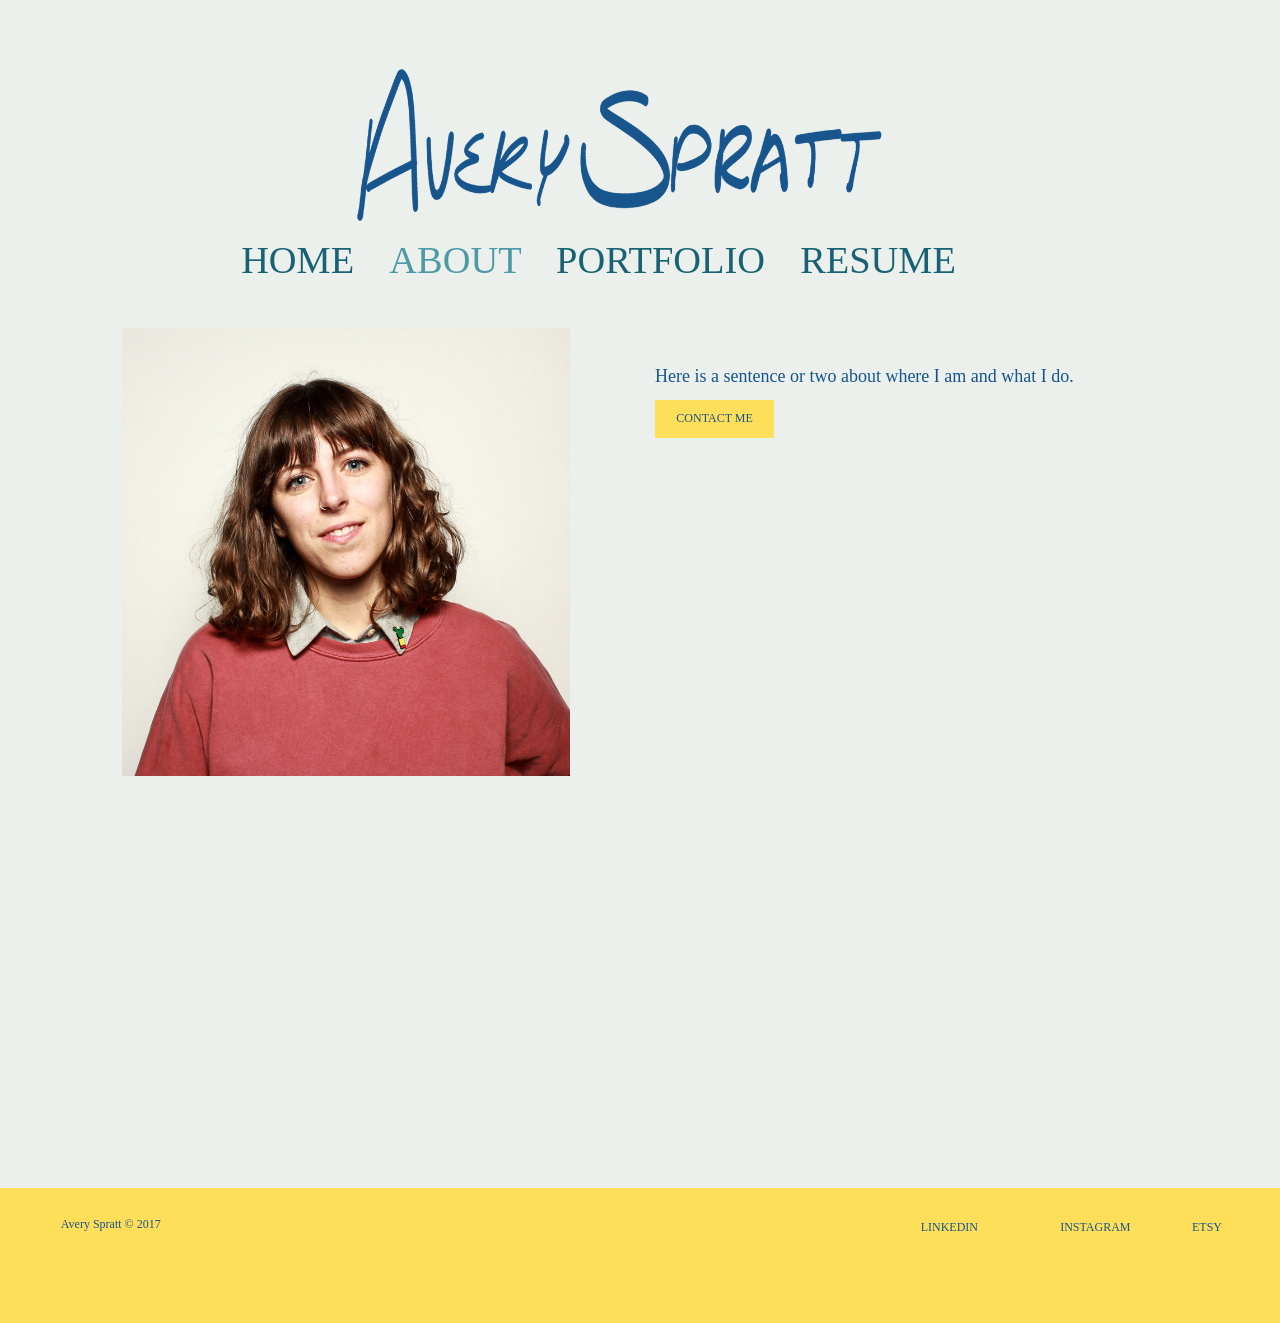
<file: draft.html>
<!DOCTYPE html>
<html>
<head>
<!-- Latest compiled and minified CSS -->
<link rel="stylesheet" href="https://maxcdn.bootstrapcdn.com/bootstrap/3.3.7/css/bootstrap.min.css">
<!-- jQuery -->
<script src="https://ajax.googleapis.com/ajax/libs/jquery/3.2.1/jquery.min.js"></script>
<script type="text/javascript" src="http://ajax.googleapis.com/ajax/libs/jquery/1.9.1/jquery.min.js"></script>

	

<!-- Latest compiled JavaScript -->
<link href="draft.css" rel="stylesheet"/>
</head>

<body>
<div class="container-fluid">

<div class="header">
	<a name="return_anchor" class="invisible"></a>
	<div class="row">
		<div class="col-xs-2 col-md-2"></div>
		<div class="col-xs-8 col-md-8">
        	<img class="CenterLogo" src="name_blue.png" alt="My name"> 
		</div>		
		<div class="col-xs-2 col-md-2"></div>
	</div>
	<div class="row">
		<div class="col-xs-2 col-md-2"></div>
		<div class="col-xs-8 col-md-8">
			<a class="link" href="home.html"> HOME </a>
			<a class="link" id="active" href="portfolio.html"> ABOUT </a>
			<a class="link" href="resume.html"> PORTFOLIO </a>
			<a class="link" href="portfolio.html"> RESUME </a>
		</div>
		<div class="col-xs-2 col-md-2"></div>
	</div>
</div>
<div class="PageContent">

<div class="row">
	<div class="col-xs-1 col-md-1"></div>
	<div class="col-xs-4 col-md 4" >

		<img class="selfie" src="selfie-b.png" alt="A picture of me">
	</div>
	<div class="col-xs-1 col-md-1"></div>
	<div class="col-xs-5 col-md-5">
		<p class="about-content"> Here is a sentence or two about where I am and what I do. </p>
		<a class="ContactButton" href="mailto:avery.spratt@tufts.edu"> CONTACT ME </a>
	</div>
	<div class="col-xs-1 col-md-1"></div>

</div>

</div>
</div>
<div class="container-fluid" id="footer">
  <div class="row">
    <div class="col-xs-2 col-md-2">
      <p class="copyright"> Avery Spratt &copy 2017 </p>
    </div> 
    <div class="col-xs-6 col-md-6">
      <a class="footer-links" id="etsy" href="http://etsy.com/shop/averysprattart/" onclick="window.open(this.href); return false;" onkeypress="window.open(this.href); return false;"> ETSY </a>
      <a class="footer-links" id="instagram" href="http://instagram.com/averyspratt/" onclick="window.open(this.href); return false;" onkeypress="window.open(this.href); return false;"> INSTAGRAM </a>
      <a class="footer-links" id="linkedin" href="https://www.linkedin.com/in/avery-spratt-927b7a106/" onclick="window.open(this.href); return false;" onkeypress="window.open(this.href); return false;"> LINKEDIN </a>
    </div>
  </div>
</div>
<script>
$('.PageContent').css('min-height',$(window).height());
</script>
</body>
</html>
</file>
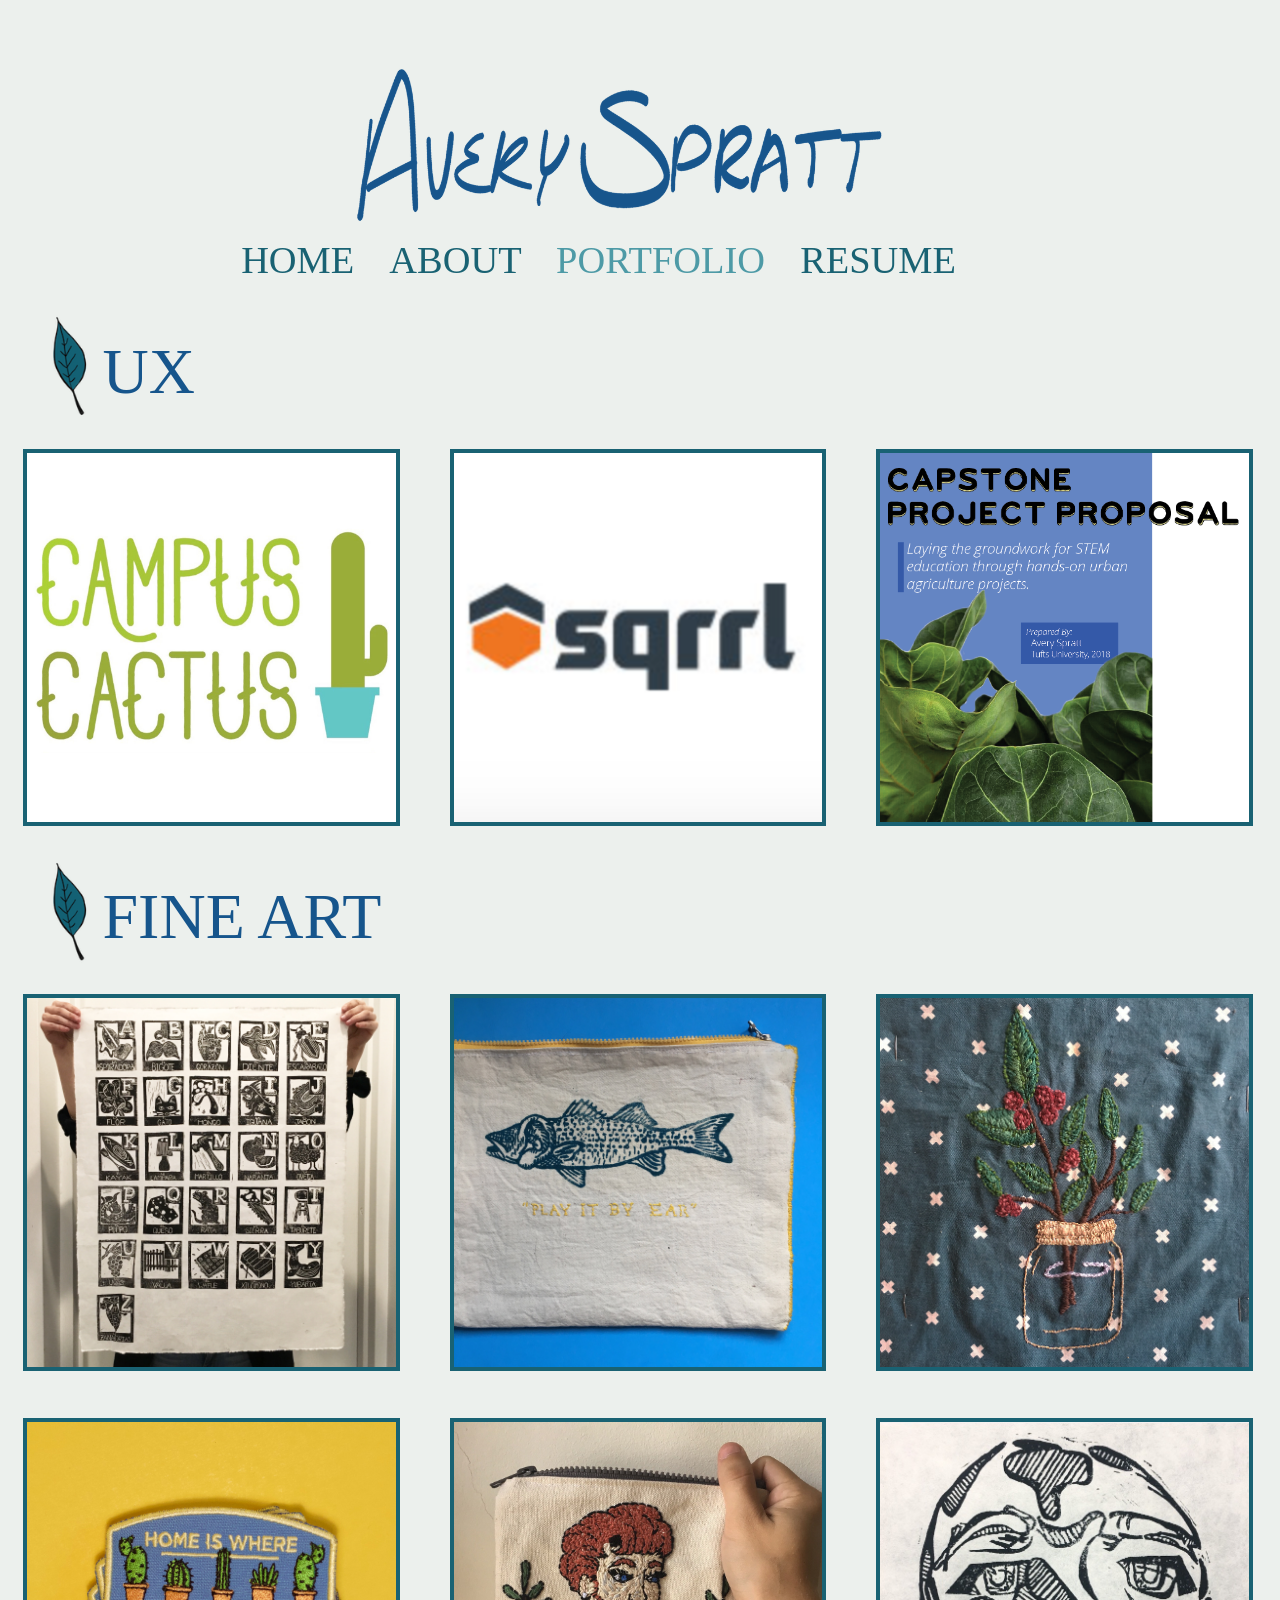
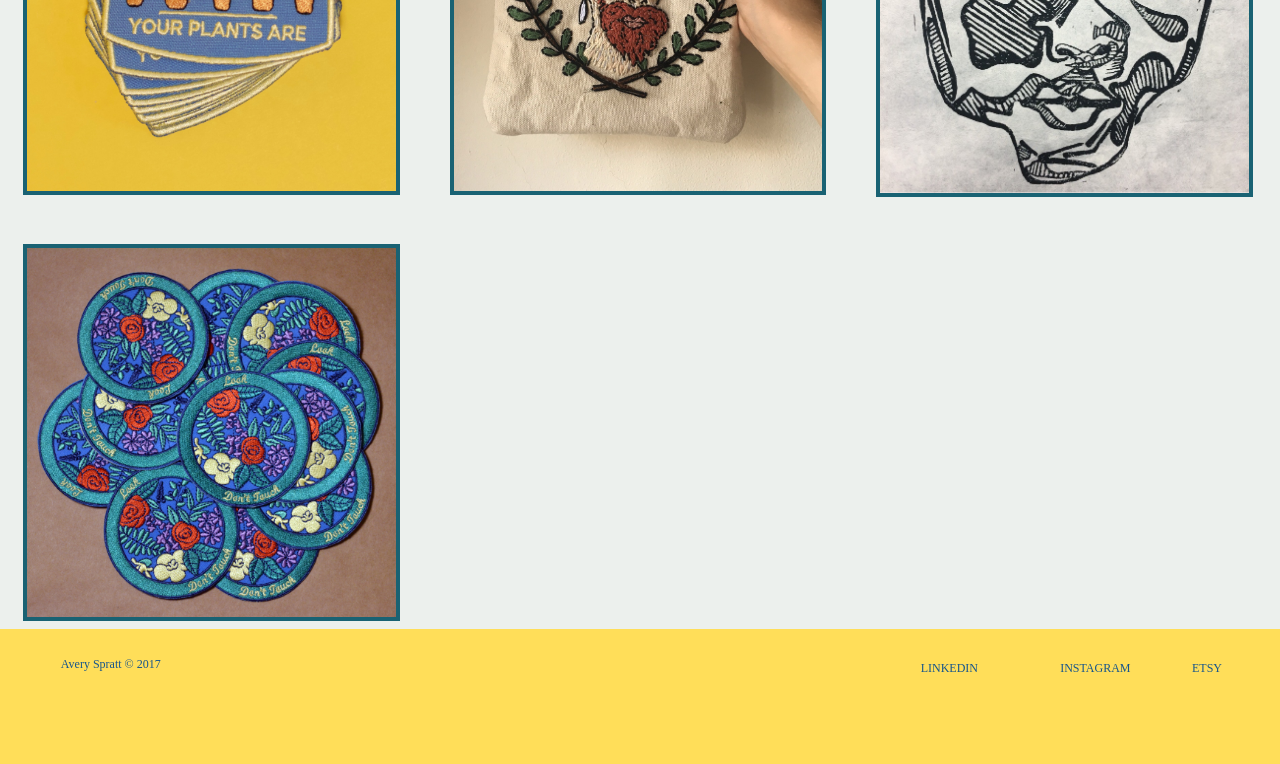
<file: portfolio.html>
<!DOCTYPE html>
<html>
<head>
<!-- Latest compiled and minified CSS -->
<link rel="stylesheet" href="https://maxcdn.bootstrapcdn.com/bootstrap/3.3.7/css/bootstrap.min.css">
<!-- jQuery -->
<script src="https://ajax.googleapis.com/ajax/libs/jquery/3.2.1/jquery.min.js"></script>
<script type="text/javascript" src="http://ajax.googleapis.com/ajax/libs/jquery/1.9.1/jquery.min.js"></script>

	

<!-- Latest compiled JavaScript -->
<link href="portfolio.css" rel="stylesheet"/>
<title> PORTFOLIO </title>
<link rel="icon" type="img/png" href="leaf.png">
</head>

<body>
<div class="container-fluid">

<div class="header">
	<a name="return_anchor" class="invisible"></a>
	<div class="row">
		<div class="col-xs-2 col-md-2"></div>
		<div class="col-xs-8 col-md-8">
        	<img class="CenterLogo" src="name_blue.png" alt="My name"> 
		</div>		
		<div class="col-xs-2 col-md-2"></div>
	</div>
	<div class="row">
		<div class="col-xs-2 col-md-2"></div>
		<div class="col-xs-8 col-md-8">
			<a class="link" href="index.html"> HOME </a>
			<a class="link"  href="about.html"> ABOUT </a>
			<a class="link" id="active" href="portfolio.html"> PORTFOLIO </a>
			<a class="link" href="resume.html"> RESUME </a>
		</div>
		<div class="col-xs-2 col-md-2"></div>
	</div>
</div>

<div class="PageContent">
<div class="row">
<div class="col-xs-3 col-md-3">
	<img src="leaf.png" class="leaf">
</div>
<div class="col-xs-9 col-md-9">
	<p class="section-header"> UX </p>
</div>
</div>

<div class="row">
    <div class="col-xs-4 col-md-4">
         <div class="box">
            <div class="ux">
                <img src="portfolio_photos/campus_cactus.jpg" class="img-responsive">
                <div class="caption">
                    <p> <span class="title"> CAMPUS CACTUS </span> <span class="description"> Easing the college transition one cactus at a time. <br> An internship project with Loyal Supply Co.   </span></p>
                    <a class="learn_more" name="more_cactus"> LEARN MORE </a>
                </div>
            </div>
         </div> 
    </div>
	<div class="col-xs-4 col-md-4">
        <div class="box">
            <div class="ux">
                <img src="portfolio_photos/sqrrl.png" class="img-responsive">
                <div class="caption">
                    <p> <span class="title"> SQRRL</span> <span class="description"> Summer 2017 Internship in UX </span></p>
                    <a class="learn_more" name="more_sqrrl"> LEARN MORE </a>
             	</div>
            </div>
        </div>
	</div>
    <div class="col-xs-4 col-md-4"> 
        <div class="box">
            <div class="ux">
                <img src="portfolio_photos/senior_capstone.png" class="img-responsive">
                <div class="caption">
                    <p> <span class="title"> SENIOR CAPSTONE </span> <span class="description"> An individual capstone project in Human Factors research and design.    </span></p>
                    <a class="learn_more" name="more_capstone"> LEARN MORE </a>
                </div>
            </div>
        </div>
    </div>
</div>
<div class="row">
<div class="col-xs-3 col-md-3">
	<img src="leaf.png" class="leaf">
</div>
<div class="col-xs-9 col-md-9">
	<p class="section-header"> FINE ART </p>
</div>
</div>
<div class="row">
	<div class="col-xs-4 col-md-4"> 
		<div class="box">
            <div class="art">
                <img src="portfolio_photos/aprender.jpg" class="img-responsive">
                <div class="caption">
                	<p> <span class="title"> APRENDER </span> <span class="description"> 26 hand-carved linoleum block prints, printed on Japanese rice paper.  </span></p>
                </div>
            </div>
        </div>
	</div>
	<div class="col-xs-4 col-md-4">
        <div class="box">
            <div class="art">
                <img src="portfolio_photos/play-it-by-ear/1.jpg" class="img-responsive">
                <div class="caption">
                	<p> <span class="title"> "PLAY IT BY EAR" </span> <span class="description"> Hand embroidered felt-lined canvas pouch. Fish screenprinted using drawing fluid and screen filler.  <br><br> Sold at the SMFA Annual Art Sale</span></p>
                </div>
            </div>
        </div>
	</div>
	<div class="col-xs-4 col-md-4">
	     <div class="box">
            <div class="art">
                <img src="portfolio_photos/soap_berries.png" class="img-responsive">
                <div class="caption">
                    <p> <span class="title"> SOAP BERRIES </span> <span class="description"> Hand embroidered linen felt-lined canvas pouch.   </span></p>
                </div>
             </div>
         </div>	
	</div>
</div>
<div class="row">
	<div class="col-xs-4 col-md-4"> 
		<div class="box">
			<div class="art">
                <img src="portfolio_photos/home-is-where-your-plants-are.jpg" class="img-responsive">
                <div class="caption">
                	<p> <span class="title"> HOME IS WHERE <br> YOUR PLANTS ARE </span> <span class="description"> Iron-on patch, designed using Adobe Creative Suite.  </span></p>
                    <a class="learn_more"href="http://etsy.com/shop/averysprattart/" onclick="window.open(this.href); return false;" onkeypress="window.open(this.href); return false;"> PURCHASE </a>
                </div>
            </div>
        </div>
	</div>
	<div class="col-xs-4 col-md-4">
        <div class="box">
            <div class="art">
                <img src="portfolio_photos/bearded-beauty.jpg" class="img-responsive">
                 <div class="caption">
                	<p> <span class="title"> BEARDED BEAUTY </span> <span class="description"> Hand embroidered linen-lined canvas pouch. <br><br> Sold at the SMFA Annual Art Sale  </span></p>
                </div>
            </div>
        </div>
	</div>
	<div class="col-xs-4 col-md-4">
	     <div class="box">
            <div class="art">
                <img src="portfolio_photos/headspace/a.jpg" class="img-responsive">
                <div class="caption">
                	<p> <span class="title"> HEADSPACE </span> <span class="description"> 1 individual linoleum block printed using a variety of techniques and mixed media to study how a single concept can be driven different directions based on context.   </span></p>
                </div>
             </div>
         </div>	
	</div>
</div>
<div class="row">
    <div class="col-xs-4 col-md-4"> 
        <div class="box">
            <div class="art">
                <img src="portfolio_photos/Look_DontTouch.jpg" class="img-responsive">
                <div class="caption">
                    <p> <span class="title"> LOOK <br> DON'T TOUCH </span> <span class="description"> Iron-on patch, designed using Adobe Creative Suite.  </span></p>
                    <a class="learn_more" href="http://etsy.com/shop/averysprattart/" onclick="window.open(this.href); return false;" onkeypress="window.open(this.href); return false;"> PURCHASE </a>
                </div>
            </div>
        </div>
    </div>
    <div id="more_sqrrl" class="modal">
            <div class="modal-content">
            <span class="close"> &times; </span>
            <p class="modal-title"> SQRRL </p>
            <p> <span class="content-section"> The Role:</span><br> During Summer 2017, I worked as a UX Intern at Sqrrl, a cybersecurity startup in Cambridge, MA. Working one-on-one with Sqrrl’s Director of Product Experience, I designed UX solutions relating to data visualization, workflows and use cases, and all around user experience for current product releases. In addition, through extensive collaboration with the Product Team, I developed wireframes, prototypes, and user stories for the future directions of the product.<br><br>
            <span class="content-section">What I Learned:<br></span> Sqrrl gave me experience applying UX to software development. I also gained an understanding of what working at a fast-paced start up requires, applying UX to fields outside of my expertise, as well as how to stay grounded as a woman working in tech. <br><br><br>

            <span class="content-section">Want to see more of what I did?</span><br> I want to share it! However, I would make a lot of people angry if I posted that super top secret work here. <a class="modal_text_link" href="mailto:avery.spratt@tufts.edu">Reach out to me</a> directly if you would like to see more. </p>
            </div>
        </div>
     <div id="more_capstone" class="modal">
            <div class="modal-content">
            <span class="close"> &times; </span>
            <p class="modal-title"> My Senior Capstone </p>
            <p> <span class="content-section"> The Theme:</span><br> "The Classroom of the Future"<br>
            <span class="content-section"> The User:</span><br> Elementary school  aged children<br>
            <span class="content-section"> The Solution:</span><br> An indoor planter and connected app system that introduces users to principles surrounded indoor agriculture, sustainability, and basic STEM concepts. <br>
            <span class="content-section"><br>
            Follow my progress! </span> <br>
            <a class="modal_text_link" href="proposal.pdf" target="_blank"> Project Proposal </a></p>
            </div>
        </div>
            <div id="more_cactus" class="modal">
            <div class="modal-content">
            <span class="close"> &times; </span>
            <p class="modal-title"> Campus Cactus </p>
            <p> <span class="content-section"> The Problem:</span><br> We aimed to design a single solution to two problems. The primary focus was to make the transition to college a little easier for incoming freshmen with the added goal of building a stronger sense of community between students, universities, and local businesses.  <br><br>
            <span class="content-section">The Solution:<br></span> Campus Cactus! For the past two years, Campus Cactus has held events welcoming incoming freshmen to Tufts University with the best dorm decor you can get - a cactus! I am proud to say that my internship project provided Tufts University students access to easy-to-care-for dorm plants, but the success of these events didn't stop there. As if the extensive scientific research proving the benefits of house plants wasn't enough, Campus Cactus built a strong relationship with Tufts, Loyal Supply Co, and a Massachu setts Plant Nursery and gave students an introduction to the wonderful community of Somerville they are now a part of.  <br><br><br>

            <span class="content-section">Want to see more of what I did?</span> <br> Visit <a class="modal_text_link" href="http://www.campuscactus.com" onclick="window.open(this.href); return false;"> campuscactus.com</a> for a peek, or<a class="modal_text_link" href="mailto:avery.spratt@tufts.edu"> contact me </a>directly to get the intimate details of how Campus Cactus transformed from a little idea to what it is today! </p>
            </div>
        </div>
</div>
</div>
</div>
<div class="container-fluid" id="footer">
  <div class="row">
    <div class="col-xs-2 col-md-2">
      <p class="copyright"> Avery Spratt &copy 2017 </p>
    </div> 
    <div class="col-xs-6 col-md-6">
      <a class="footer-links" id="etsy" href="http://etsy.com/shop/averysprattart/" onclick="window.open(this.href); return false;" onkeypress="window.open(this.href); return false;"> ETSY </a>
      <a class="footer-links" id="instagram" href="http://instagram.com/averyspratt/" onclick="window.open(this.href); return false;" onkeypress="window.open(this.href); return false;"> INSTAGRAM </a>
      <a class="footer-links" id="linkedin" href="https://www.linkedin.com/in/avery-spratt-927b7a106/" onclick="window.open(this.href); return false;" onkeypress="window.open(this.href); return false;"> LINKEDIN </a>
    </div>
  </div>
</div>

<script>
$('.PageContent').css('min-height',$(window).height());
var buttons = document.getElementsByClassName("learn_more"); 
console.log(buttons);
var i;
for(i=0; i < buttons.length; i++){
    buttons[i].onclick = function(){
        console.log(this);
        console.log("this should be a valid id");
        console.log(this.name);
        var modal= document.getElementById(this.name);
        modal.style.display = "block";
        console.log("look at this modal");
        console.log(modal);
    }
}
var close_buttons = document.getElementsByClassName("close");
var modals = document.getElementsByClassName("modal");
for (i =0; i < close_buttons.length; i++){
    close_buttons[i].onclick=function(){
        var  j; 
        for (j=0; j<modals.length; j++){
            modals[j].style.display="none";
        }
    }
}
</script>
</body>
</html>
</file>
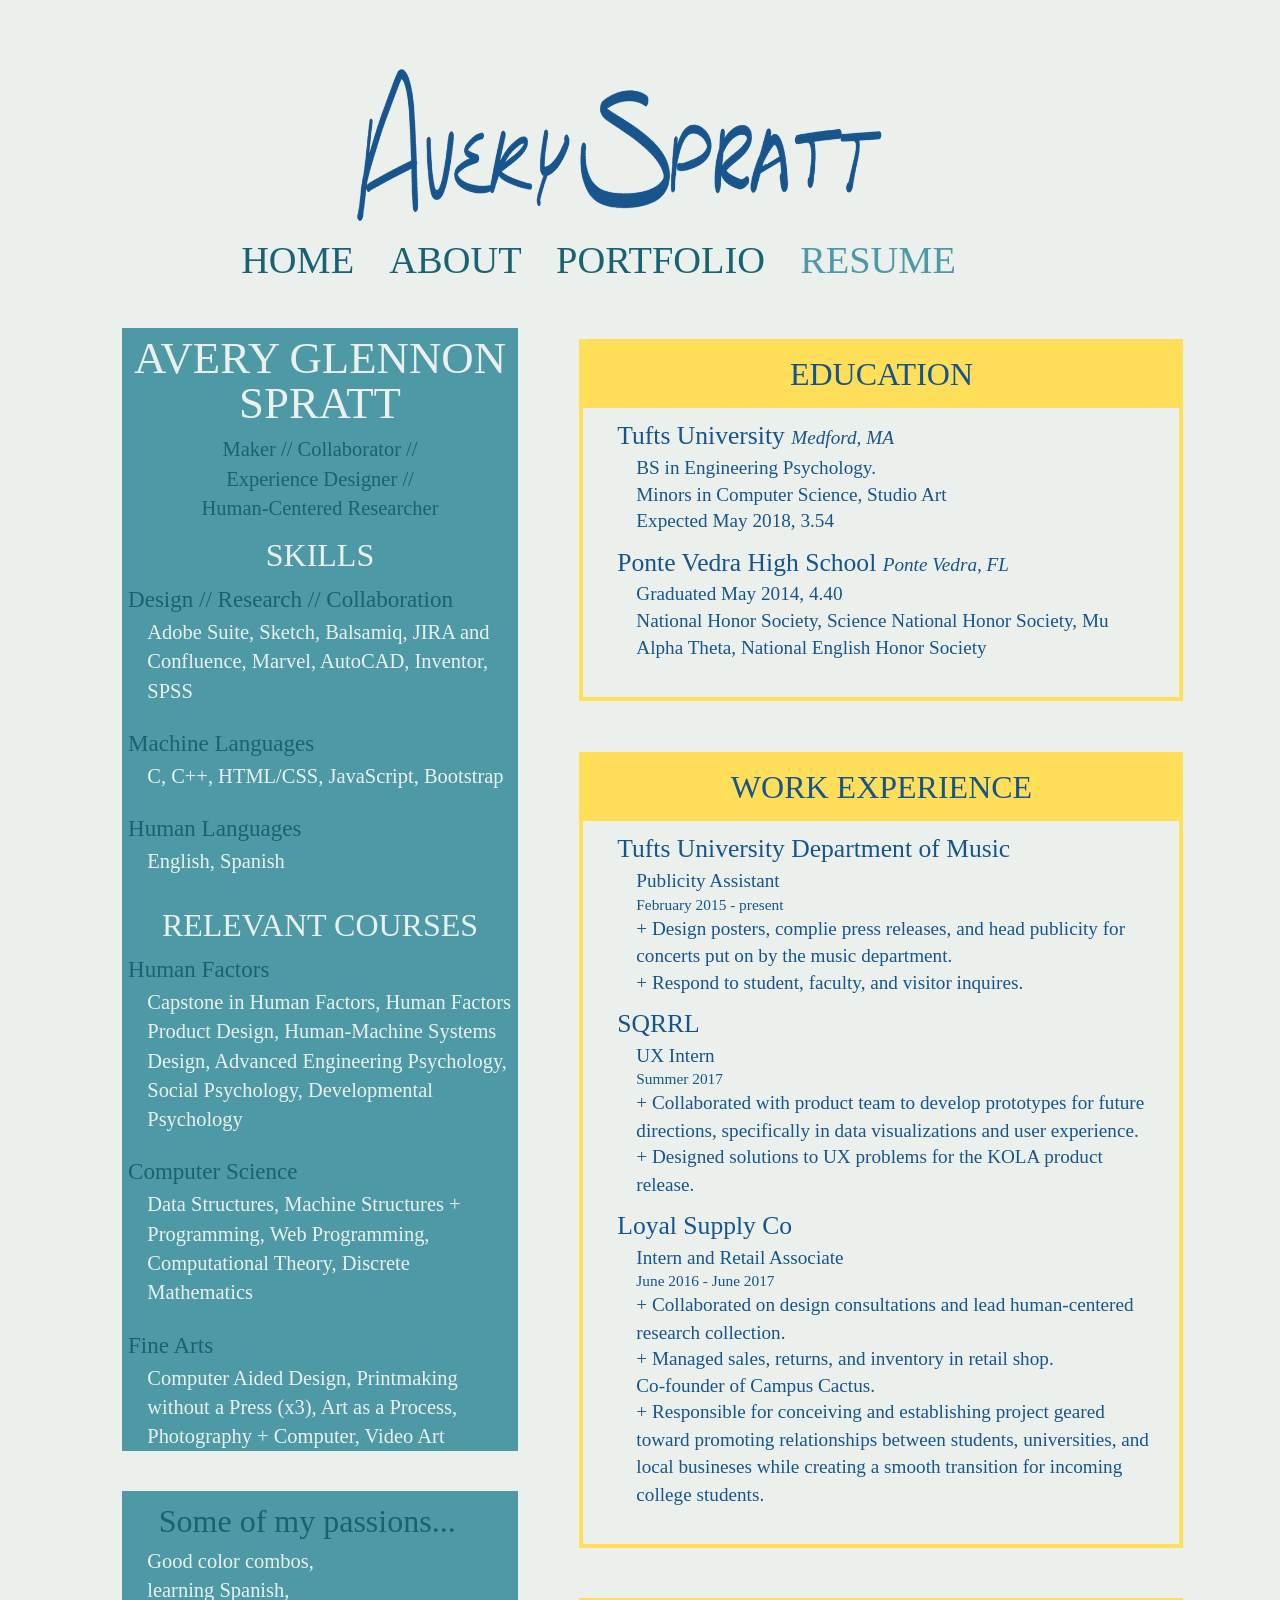
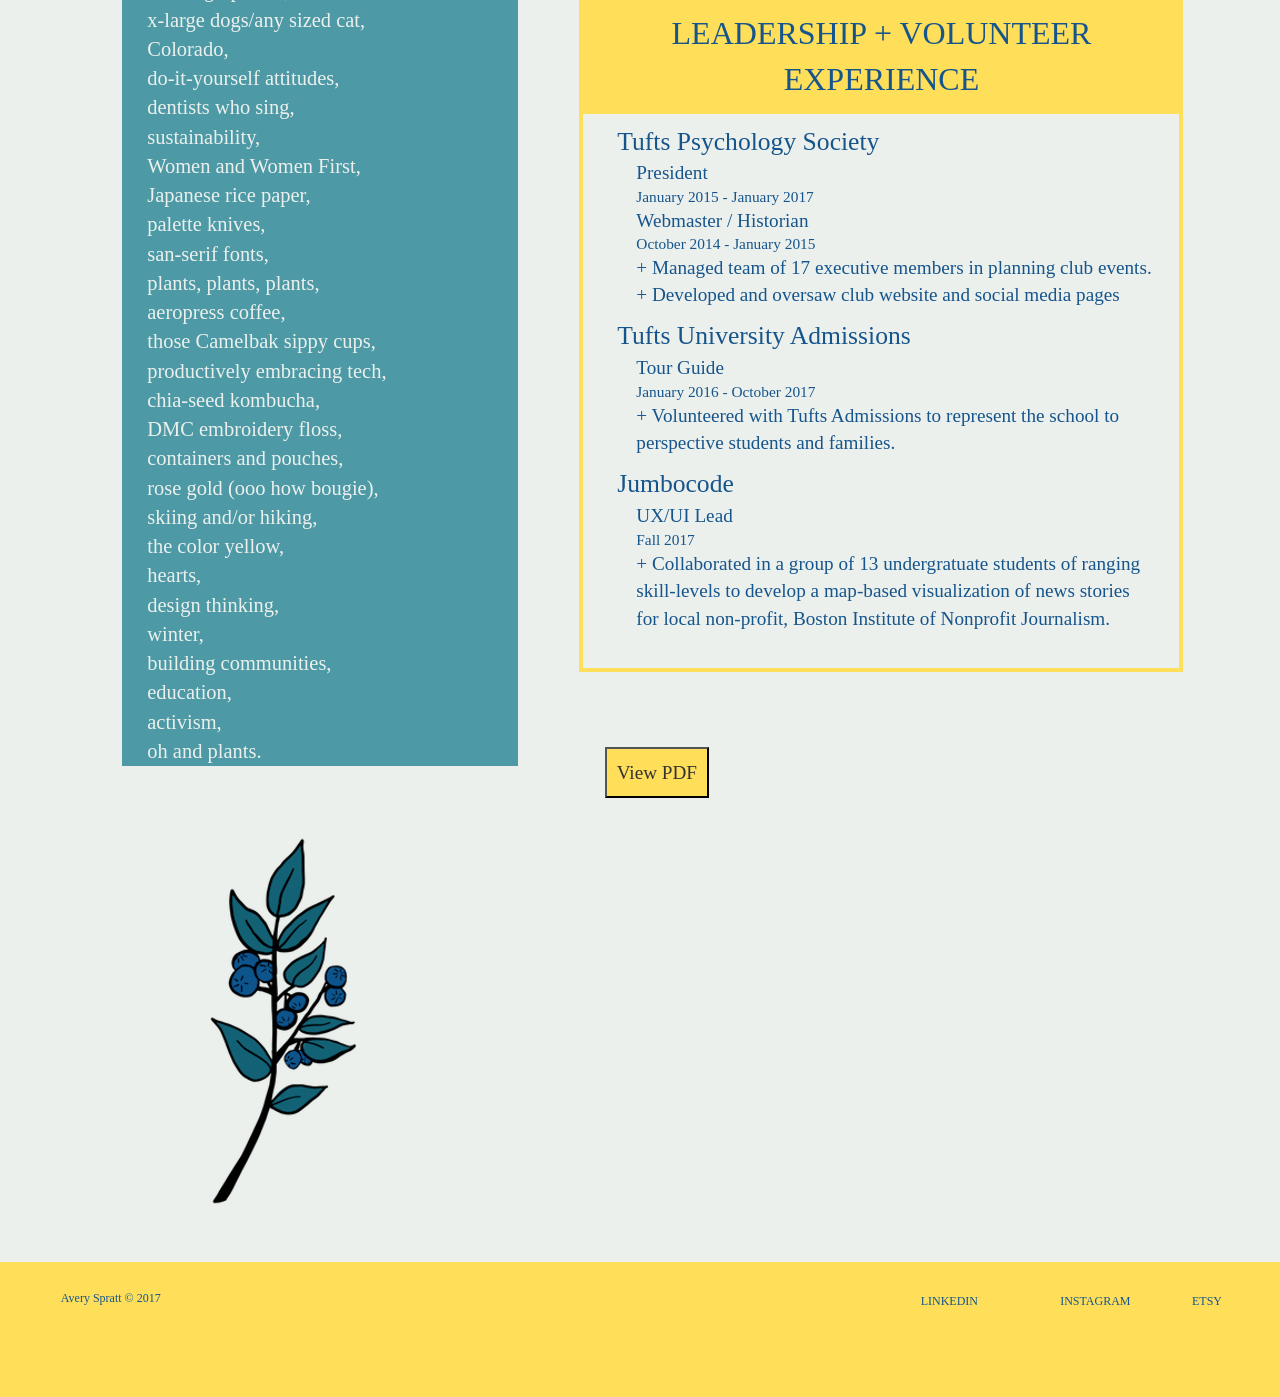
<file: resume.html>
<!DOCTYPE html>
<html>
<head>
<!-- Latest compiled and minified CSS -->
<link rel="stylesheet" href="https://maxcdn.bootstrapcdn.com/bootstrap/3.3.7/css/bootstrap.min.css">
<!-- jQuery -->
<script src="https://ajax.googleapis.com/ajax/libs/jquery/3.2.1/jquery.min.js"></script>
<script type="text/javascript" src="http://ajax.googleapis.com/ajax/libs/jquery/1.9.1/jquery.min.js"></script>

	

<!-- Latest compiled JavaScript -->
<link href="resume.css" rel="stylesheet"/>
<title> RESUME </title>
<link rel="icon" type="img/png" href="leaf.png">
</head>

<body>
<div class="container-fluid">

<div class="header">
	<a name="return_anchor" class="invisible"></a>
	<div class="row">
		<div class="col-xs-2 col-md-2"></div>
		<div class="col-xs-8 col-md-8">
        	<img class="CenterLogo" src="name_blue.png" alt="My name"> 
		</div>		
		<div class="col-xs-2 col-md-2"></div>
	</div>
	<div class="row">
		<div class="col-xs-2 col-md-2"></div>
		<div class="col-xs-8 col-md-8">
			<a class="link" href="index.html"> HOME </a>
			<a class="link" href="about.html"> ABOUT </a>
			<a class="link" href="portfolio.html"> PORTFOLIO </a>
			<a class="link" id="active" href="resume.html"> RESUME </a>
		</div>
		<div class="col-xs-2 col-md-2"></div>
	</div>
</div>
<div class="PageContent">
<div class="row">
			<div class="col-xs-1 col-md-1"></div>

			<div class="col-xs-4 col md-4">
				<div class="sidebar"> 
				<p class="sidebar-section" id="myname"> AVERY GLENNON SPRATT</p>
				<p id="sidebar-title"> Maker // Collaborator // <br>  Experience Designer // <br> Human-Centered Researcher
				</p>

				<p class="sidebar-section"> SKILLS </p>
				<p class="sidebar-subtitle"> Design // Research // Collaboration </p>
				<p class="sidebar-content"> Adobe Suite, Sketch, Balsamiq, JIRA and Confluence, Marvel, AutoCAD, Inventor, SPSS </p>
				<p class="sidebar-subtitle"> Machine Languages </p> 
				<p class="sidebar-content"> C, C++, HTML/CSS, JavaScript, Bootstrap </p>  
				<p class="sidebar-subtitle"> Human Languages </p>
				<p class="sidebar-content"> English, Spanish</p>

				<p class="sidebar-section"> RELEVANT COURSES </p>
				<p class="sidebar-subtitle"> Human Factors </p>
				<p class="sidebar-content">  Capstone in Human Factors, Human Factors Product Design, Human-Machine Systems Design, Advanced Engineering Psychology, Social Psychology, Developmental Psychology</p>
				<p class="sidebar-subtitle"> Computer Science </p>
				<p class="sidebar-content"> Data Structures, Machine Structures + Programming, Web Programming, Computational Theory, Discrete Mathematics </p>
				<p class="sidebar-subtitle"> Fine Arts </p>
				<p class="sidebar-content"> Computer Aided Design, Printmaking without a Press (x3), Art as a Process, Photography + Computer, Video Art </p>
				</div>

				<div class="sidebar" id="passion-box">
				<p class="sidebar-section" id="passion-title"> Some of my passions... </p>
				<p class="sidebar-content"> Good color combos, <br> learning Spanish, <br> x-large dogs/any sized cat, <br>Colorado,<br> do-it-yourself attitudes, <br> dentists who sing, <br> sustainability, <br> Women and Women First, <br> Japanese rice paper, <br> palette knives, <br>  san-serif fonts,<br> plants, plants, plants, <br>aeropress coffee, <br> those Camelbak sippy cups, <br> productively embracing tech, <br> chia-seed kombucha, <br> DMC embroidery floss, <br> containers and pouches, <br> rose gold (ooo how bougie), <br> skiing and/or hiking, <br> the color yellow, <br> hearts, <br> design thinking, <br> winter, <br> building communities, <br> education, <br> activism, <br>oh and plants. 
				</div>
				<img class="berry-drawing" src="branch.png" alt="a drawing of a berry branch">

			</div>

			<div class="col-xs-1 col-md-1"></div>

			<div class="col-xs-5 col-md-5">
				<div class="education-box">
				<p class="education-title"> EDUCATION </p>
				<p class="education-subtitle"> Tufts University <em> Medford, MA </em> </p>
				<p class="education-content">  BS in Engineering Psychology. </p>
				<p class="education-content"> Minors in Computer Science, Studio Art </p>
				<p class="education-content"> Expected May 2018, 3.54</p>
				<p class="education-subtitle"> Ponte Vedra High School <em> Ponte Vedra, FL</em></p>
				<p class="education-content">  Graduated May 2014, 4.40
				</p>
				<p class="education-content"> National Honor Society, Science National Honor Society, Mu Alpha Theta, National English Honor Society</p>				
				</div>

				<div class="work-box">
				<p class="work-title"> WORK EXPERIENCE </p>
				<p class="work-subtitle"> Tufts University Department of Music </p>
				<p class="work-role">  Publicity Assistant</p>
				<p class="work-date"> February 2015 - present</p>			
				<p class="work-content"> + Design posters, complie press releases, and head publicity for concerts put on by the music department.</p>
				<p class="work-content"> + Respond to student, faculty, and visitor inquires.</p>	
				<p class="work-subtitle"> SQRRL </p>
				<p class="work-role"> UX Intern</p>
				<p class="work-date"> Summer 2017 </p>
				<p class="work-content"> + Collaborated with product team to develop prototypes for future directions, specifically in data visualizations and user experience. </p>	
				<p class="work-content"> + Designed solutions to UX problems for the KOLA product release. </p>
				<p class="work-subtitle"> Loyal Supply Co </p>
				<p class="work-role"> Intern and Retail Associate </p>
				<p class="work-date"> June 2016 - June 2017 </p>
				<p class="work-content"> + Collaborated on design consultations and lead human-centered research collection. </p>	
				<p class="work-content"> + Managed sales, returns, and inventory in retail shop. </p>
				<p class="work-role"> Co-founder of Campus Cactus. </p>
				<p class="work-content"> + Responsible for conceiving and establishing project geared toward promoting relationships between students, universities, and local busineses while creating a smooth transition for incoming college students. </p>

				</div>	

				<div class="leadership-box">
				<p class="leadership-title"> LEADERSHIP + VOLUNTEER EXPERIENCE </p>
				<p class="leadership-subtitle"> Tufts Psychology Society </p>
				<p class="leadership-role">  President</p>
				<p class="leadership-date"> January 2015 - January 2017</p>	
				<p class="leadership-role">  Webmaster / Historian</p>
				<p class="leadership-date"> October 2014 - January 2015</p>			
				<p class="leadership-content"> + Managed team of 17 executive members in planning club events.</p>
				<p class="leadership-content">+ Developed and oversaw club website and social media pages</p>
				<p class="leadership-subtitle"> Tufts University Admissions </p>
				<p class="leadership-role">  Tour Guide</p>
				<p class="leadership-date"> January 2016 - October 2017</p>			
				<p class="leadership-content"> + Volunteered with Tufts Admissions to represent the school to perspective students and families.</p>
				<p class="leadership-subtitle"> Jumbocode </p>
				<p class="leadership-role">  UX/UI Lead</p>
				<p class="leadership-date"> Fall 2017</p>			
				<p class="leadership-content"> +  Collaborated in a group of 13 undergratuate students of ranging skill-levels to develop a map-based visualization of news stories for local non-profit, Boston Institute of Nonprofit Journalism.</p>
				</div>	

				<form method="get" action="Spratt_Resume.pdf">
  				<button class="download-button" type="submit"> View PDF</button>
					</form>
				</div>		
			</div>
			<div class="col-xs-1 col-md-1"></div>
		</div>

	</div>
</div>


</div>
<div class="container-fluid" id="footer">
  <div class="row">
    <div class="col-xs-2 col-md-2">
      <p class="copyright"> Avery Spratt &copy 2017 </p>
    </div> 
    <div class="col-xs-6 col-md-6">
      <a class="footer-links" id="etsy" href="http://etsy.com/shop/averysprattart/" onclick="window.open(this.href); return false;" onkeypress="window.open(this.href); return false;"> ETSY </a>
      <a class="footer-links" id="instagram" href="http://instagram.com/averyspratt/" onclick="window.open(this.href); return false;" onkeypress="window.open(this.href); return false;"> INSTAGRAM </a>
      <a class="footer-links" id="linkedin" href="https://www.linkedin.com/in/avery-spratt-927b7a106/" onclick="window.open(this.href); return false;" onkeypress="window.open(this.href); return false;"> LINKEDIN </a>
    </div>
  </div>
</div>
<script>
$('.PageContent').css('min-height',$(window).height());
</script>
</body>
</html>
</file>
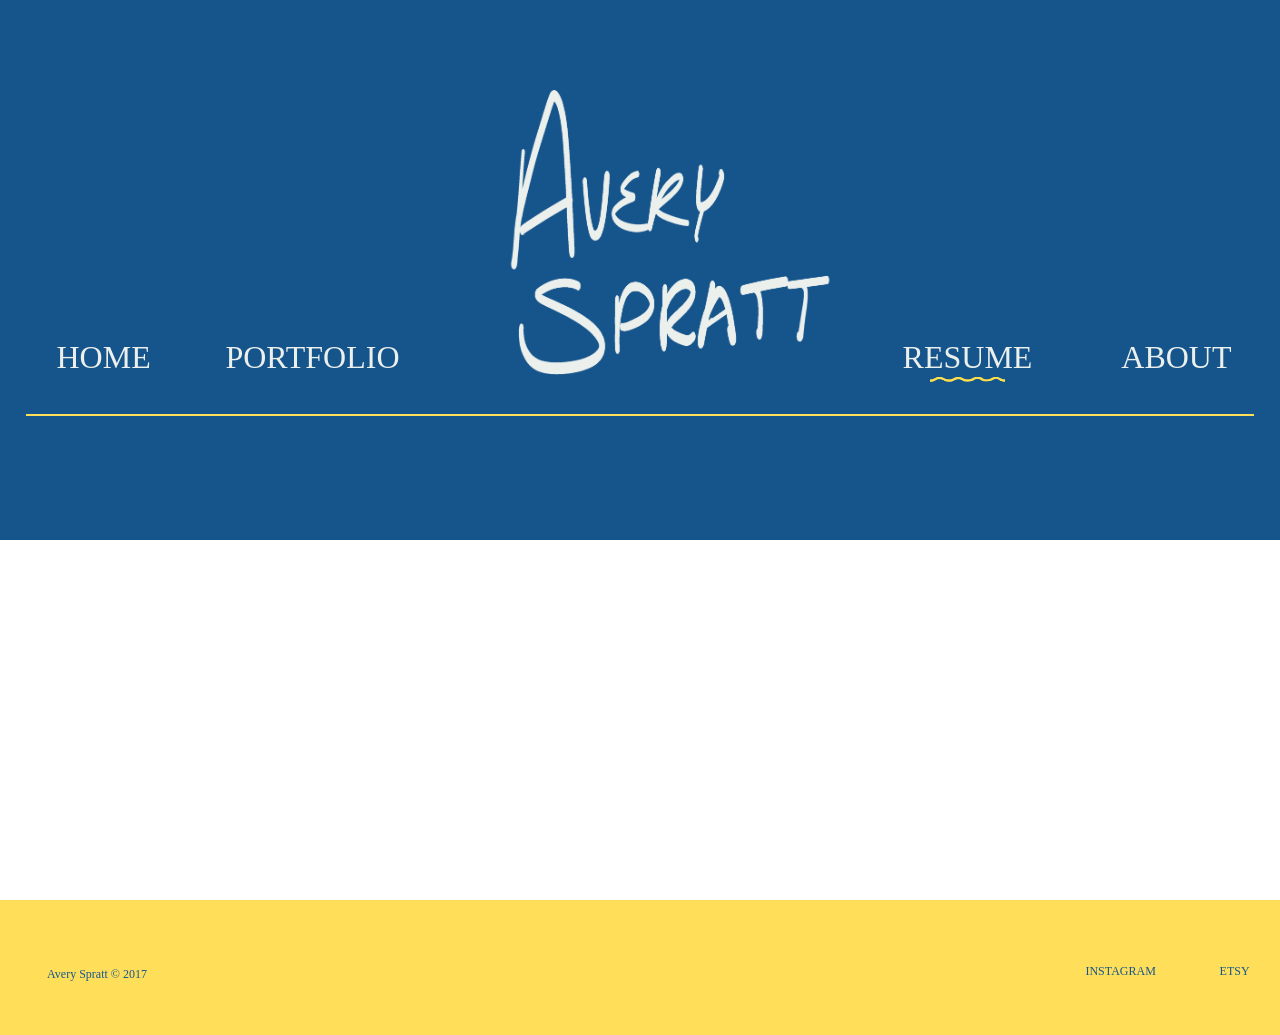
<file: site_shellw:bootstrap.html>
<!DOCTYPE html>
<html>
<head>
<!-- Latest compiled and minified CSS -->
<link rel="stylesheet" href="https://maxcdn.bootstrapcdn.com/bootstrap/3.3.7/css/bootstrap.min.css">
<!-- jQuery -->
<script src="https://ajax.googleapis.com/ajax/libs/jquery/3.2.1/jquery.min.js"></script>
<!-- Latest compiled JavaScript -->
<link href="site_shell.css" rel="stylesheet"/>
</head>
<body>

<div class ="container-fluid">
	<div class="PageContent">
	  	<div class="header">
	    	<div class="row">
	      		<div class="col-xs-2 col-md-2 ">
	        		<a class="link" id="home" href="index.html"> HOME </a>
	      		</div>
	      		<div class="col-xs-2 col-md-2">
	        		<a class="link" href="portfolio.html"> PORTFOLIO </a>
	      		</div>
	      		<div class="col-xs-4 col-md-4">
	        		<img class="CenterLogo" src="name_lightcolor.png" alt="My name"> 
	      		</div>
	      		<div class="col-xs-2 col-md-2">
	        		<div class="active">
	        			<a class="link" href="resume.html"> RESUME </a>
	        		</div>
	      		</div>
	      		<div class="col-xs-2 col-md-2">
	        		<a class="link" id="about" href="about.html"> ABOUT </a>
	        	</div>
	    	</div>
		<hr class="TopSectionHR">
	</div>
	  </div>
</div>

<div class="container-fluid" id="footer">
  <div class="row">
    <div class="col-xs-2 col-md-2">
      <p class="copyright"> Avery Spratt &copy 2017 </p>
    </div> 
    <div class="col-xs-6 col-md-6">
      <a class="footer-links" id="etsy" href="http://etsy.com/shop/averysprattart/" onclick="window.open(this.href); return false;" onkeypress="window.open(this.href); return false;"> ETSY </a>
      <a class="footer-links" id="instagram" href="http://instagram.com/averyspratt/" onclick="window.open(this.href); return false;" onkeypress="window.open(this.href); return false;"> INSTAGRAM </a>
    </div>
  </div>
</div>
<script>
$('.PageContent').css('min-height',$(window).height());
</script>
</body>
</html>
</file>
<file: index.css>
body{
    font-family:"Avenir Next";
    background:#ecf0ed;
    margin:0;
    padding:0; 
    height: 100%;
}

#Background{
  height: 100%;
  margin-left: 8%;

}

.link{
    font-family:"Avenir Next";
    font-size: 2vw;
    color:#16558C;
    float:right;
    padding-top: 25%;
    margin-right: 25%;
}
#port{
    margin-right:13%;
}
a:hover{
    font-family:"AvenirNext-DemiBoldItalic"; 
    color: #16558c;
    text-decoration: none;
}
</file>
<file: about.css>
body{
    font-family:"Avenir Next";
    background:#ECF0ED; 
    margin:0;  
}
header{
	font-family:"AvenirNext-DemiBold"; 
	display:block;
	text-decoration: none;
	text-align: center;
}
.CenterLogo{
	width:80%;
	padding-left: 12%;
	padding-top:-2%;
	margin:auto;
}

a{
	margin:auto;
	text-align:center;
	font-family:"AvenirNext-DemiBold";
	color:#196273;
	font-size: 3vw;
	padding: 1vw;
	padding-top:10px;

}

a:hover{
    font-family:"AvenirNext-DemiBoldItalic"; 
    color: #196273;
    text-decoration: none;
}
#active{
	font-family:"AvenirNext-DemiBold";
	color:#4D9AA6;
}

.selfie{
    position: relative; 
    padding-top: 10%; 
    max-width: 35vw;
    max-height: 85vh; 
}

.leaf-branch{
    width:100%;
    height:auto;
    margin-top:-8%;
}

.maker{
    font-family: "Avenir Next";
    color: #16558C;
    font-size: 20px;
    padding-top: 10%;
    text-align: center;
}
.big-text{
    font-family:"AvenirNext-DemiBoldItalic";
    color:#16558c;
    font-size: 45px;
}
.about-content{
  font-family: "Avenir Next";
  color: #16558C;
  text-align:center;
  font-size: 18px;
  padding-top: 2%;
}

.ContactButton{
    position:absolute; 
    float:center;
    background:#FFDE59;
    color: #16558C;
    font-family: "AvenirNext-DemiBold";
    text-align: center;
    font-size: 12px;
    width: 105%;
    margin-top: 5%;
}

.bullet{
    width:100%;
    height:auto;
    padding-top: 45%;
}

.section-content {
    font-family: "Avenir Next";
    color: #16558C;
    font-size: 18px;
    margin-top: -1%;
}

.section-title{
    font-family: "AvenirNext-DemiBoldItalic";
    color: #16558C;
    font-size: 30px;
    padding-top: 15%;
    margin-bottom:none;
}

#footer{
    width: 100%; 
    height: 15vh; 
    background: #ffde59; 
}

.copyright{
    font-family:"AvenirNext-UltraLight";
    color: #16558c;
    width: 25vw;
    font-size: 12px;
    padding-top: 15%;
    padding-left: 25%; 
}


.footer-links{
    font-family:"AvenirNext-Italic";
    font-size: 12px;
    color:#16558C;
    display: block;
    float:right;
    padding-top: 5%;
}
#linkedin{
	margin-right: -25%;
}
#instagram{
    margin-right: -50%;
}
#etsy{
    margin-right: -65%;
}
</file>
<file: about_page.css>
/**{
	box-sizing: border-box;
}*/
body{
	font-family:"Avenir Next";
	background:#ffffff;
	margin:0;
	padding:0; 
	height: 100%;
}

.TopBox{
	background-color:#16558c;
	width: 100%;
	min-height: 50vh;
	max-height: 60vh;
}

ul{
	list-style: none;
}
.LeftNavBar{
	list-style-type: none;
	width: 35%;
	float: left;
	padding:0;
	padding-top:12%;
	margin-left:5%;
	margin-top: 0%;
	font-family:"AvenirNext-DemiBold";
	font-size: 15px;
	color:#ECF0ED;
	overflow: hidden;
	text-decoration: none;
}
li{
	float:left;
}
.RightNavBar{
	list-style-type: none;
	width: 35%;
	float: right;
	padding:0;
	padding-top:12%;
	margin-right:5%;
	padding-left:3%;
	margin-top: 0%;
	font-family:"AvenirNext-DemiBold";
	font-size: 15px;
	color:#ECF0ED;
	overflow: hidden;
	text-decoration: none;
}

a{ 
	display: block;
	padding:18px;
	padding-top:2px;
	padding-bottom:2px;
	text-decoration: none;
	color: #ECF0ED;
	text-align: center;
}

li a:hover{
	font-family:"AvenirNext-DemiBoldItalic"; 
}

.active {
	background-image: url(squiggleb.png);
	background-repeat: no-repeat;
	background-position: bottom;
	background-size: 65px 10px; 
}

.CenterLogo{
	max-width: 18vw;
	height: auto;
	padding: 0;
	margin-left: 1.4%;
}

.TopSectionHR{
	border:1px solid #ffde59;
	margin-left: 5vw;
	margin-right: 5vw;
	margin-bottom: 25vh;
}

.SelfieBox{
	position:absolute;
	padding-top: 2vh; 
	margin-top:-38vh;
	max-width: 50vw; 
	max-height: 50vw;
	margin-left: 7vw; 

}

.Selfie{
	position: relative;  
	max-width: 35vw;
	max-height: 85vh; 
	border: solid 25px #ffde59; 
	border-right: solid 5px #ffde59; 	
}

.ContentBox{
	position: absolute;
	width:50vw;
	min-height: 45vh; 
	max-height: 50vh; 
	margin-left: 44%; 
	margin-right: 5%; 
	margin-top: -30vh;
	background: #ecf0ed;
}
.Header{
	font-family: "AvenirNext-DemiBold";
	font-size: 24px; 
	background: #4d9aa6;
	color: #196273;
	margin-top: -2%;
	padding: 6px; 
	padding-left: 15px; 		
}
.Details{
	font-family: "AvenirNext-Medium";
	color: #196273; 
	font-size: 12px; 
	padding: 5%; 
	padding-top: 1%; 	
}
.Button{
	position: relative; 
	width: 100%; 
	min-height: 5vh; 
	padding-left: 35vw;
	padding-top:12vh;
}
.ContactButton{
	position:absolute; 
	background:#4d9aa6;
	color: #196273; 
	font-family: "AvenirNext-DemiBold";
	font-size: 12px; 
	padding-top: 1vh;
	padding-bottom: 1vh; 
}

.PageContent{
	padding: 0; 
	
}

.Footer{
	width: 100%; 
	height: 60px; 
	background: #ffee59; 
}

.FooterContent{
	list-style: none;
	width: 100%;
	float: center; 
	padding-top: 10px; 
	padding-left: 6vw; 
	font-family:"AvenirNext-DemiBold";
	font-size: 12px;
	color:#16558C;
	overflow: hidden;
	text-decoration: none; 
}

.CopyRight{
	font-family:"AvenirNext-UltraLight";
	color: #16558c;
	width: 25vw; 
	font-size: 12px; 
}
.Instagram {
	color:#16558C;
 
}
.Etsy {
	color: #16558c;

}
</file>
<file: capstone.css>
@font-face{
	font-family:"Open Sans";
	src:url(opensans-regular.ttf);
}
@font-face{
	font-family:"UGO-COLOR";
	src:url(ugo-color.ttf);
}
@font-face{
	font-family:"OpenSans-Light";
	src:url(opensans-light.ttf);
}
@font-face{
	font-family:"OpenSans-Italic";
	src:url(opensans-italic.ttf);
}
@font-face{
	font-family:"OpenSans-SemiBold";
	src:url(opensans-semibold.ttf);
}
@font-face{
	font-family:"OpenSans-SemiBoldItalic";
	src:url(opensans-semibolditalic.ttf);
}

body{
	font-family:"Open Sans";
    margin:0;  
}

.page{
	float: left;
	width: 100vw;
	height: 100vh;
}

.docScroller{
  overflow-x: hidden;
  position: absolute;
  top: 0;
  width: 100%;
  height: 100%;
  overflow: auto;
  scroll-snap-points-y: repeat(100%);
  scroll-snap-type: mandatory;
  scroll-snap-destination: 100% 0%;
}

.one{
	background: #2D58B2; 
}

.top_image{
	height:100vh;
	width:auto;
	display:block;
	padding:none;
	margin-left:auto;
	margin-right:auto;
	background: #2D58B2;
}

.two{
	background:#ffffff;	
}
.text_content{
	margin-top:5%;
	display:block;
}
.left_title{
	font-family: "UGO-COLOR"; 
	font-size: 3vw;
	text-align: left;
	margin-left: 35%;
}

.right_content{
	font-family: "Open Sans"; 
	font-size: 1.8vw;
	text-align: left;
	margin-left: 10%;
	margin-top:2%;
	margin-right:10%;
}
#italic_content{
	font-family: "OpenSans-Italic";
	font-size: 2vw;
}
#small_text {
	display:block;
	font-family:"OpenSans-Light";
	font-size:1.5vw;
	margin-top:10%;
}

.three{
	background:#ffffff;
}
.quote_box{
	height:100vh;
	width:auto;
	display:block;
	padding:none;
	margin-top:-25vh;
	margin-left:auto;
	margin-right:auto;
	background: #ffffff;
}

.four{
	background:#ffffff;
	margin-bottom:15%;
}

.blog_header{
	font-family: "UGO-COLOR"; 
	font-size: 3vw;
	text-align: left;
	margin-left:35%;
}

.branch{
	height:45vh;
	width:auto;
	display:block;
	float:right;
	margin-top:5%;

}

.blog_title{
	font-family:"OpenSans-SemiBold";
	font-size:2.5vw;
	margin-top:-2%;
}

.blog_date{
	font-family:"OpenSans-Light";
	font-size:1.8vw;
	margin-top:-2%;
}

.blog_preview{
	font-family:"OpenSans-Light";
	font-size:1.5vw;
	padding-right:25%;
}
.read_more{
	font-family:"Open Sans";
	font-size:1.5vw;
	padding-right:25%;
	color:#2D58B2;
	display:block;
	padding-left:10%;
}

.modal{
    display:none;
    position:fixed;
    z-index: 3;
    left: 0;
    top: 0;
    width: 100%;
    height: 100%;
    overflow: hidden;
    background-color: rgba(45,88,178,0.5);
}

.modal-title{
    font-family: "OpenSans-SemiBold";
    font-size: 28px;
    color: #ffffff;
}
.modal-content{
	position:relative;
	height:95%;
	width:95%;
    background-color: #2D58B2;
    transform:translateY(-100%);
    color: #ecf0ed;
    font-family: "Open Sans";
    font-size: 15px;
    margin: 50% auto;
    padding-left:20px;
    padding-right:20px;
    border-radius: 0px;
    border:none;
    box-shadow: 0 0;
}

.modal-date{
    font-family: "Open Sans";
    font-size: 20px;
    color: #ffffff;
}
.modal-text{
	font-family:"Open Sans";
	font-size:15px;
	color:#ffffff;
	margin-left:25px;
	margin-right: 25px;
}

.modal-image{
	width:200px;
	height:auto;
	margin-left: 50%
}
.modal-image-caption{
	font-family: "OpenSans-SemiBoldItalic";
	color:#538DFF;
	font-size:20px;
	margin-top:10%;
	margin-right:20%;

}
a.modal_link{
	font-family: "OpenSans-SemiBoldItalic";
	color:#538DFF;
	font-size:25px;
	display:block;
	text-align:center;

}


.close{
    color:#fff789;
    border-radius: 5px;
}
</file>
<file: draft-portfolio.css>
body{
    font-family:"Avenir Next";
    background:#ECF0ED; 
    margin:0;  
}
header{
    font-family:"AvenirNext-DemiBold"; 
    color:#196273;
    display:block;
    text-decoration: none;
    text-align: center;
}
.CenterLogo{
    width:80%;
    padding-left: 12%;
    padding-top:-2%;
    margin:auto;
}

a{
    margin:auto;
    text-align:center;
    font-family:"AvenirNext-DemiBold";
    color:#196273;
    font-size: 3vw;
    padding: 1vw;
    padding-top:10px;

}

a:hover{
    font-family:"AvenirNext-DemiBoldItalic"; 
    text-decoration: none;
}
#active{
    font-family:"AvenirNext-DemiBold";
    color:#4D9AA6;
}

.section-header{
    margin-left: -25%;
    font-family: "AvenirNext-DemiBold";
    font-size: 5vw;
    color: #16558c;
    margin-bottom: -1%;
    margin-top: 4%;
}

.leaf{
    width:50%;
    height:auto;
    margin-bottom:-25%;
}
.box{
    position:relative;
}


.box img {
    border: 4px solid #196273;
    width:95%;
    height: auto;
    margin: 2%;
    margin-top: 10%;
}

div.caption{
    z-index:2;
    position:absolute;
    width: 100%;
    height:100%;
    left: 0;
    top: 0;
}
.caption p{
    font-family: "AvenirNext-DemiBold";
    display:none;
    top:50%;
    position:relative;
}


.caption:hover{
    display:block;
    background:#196273; opacity:.9;
    padding:none;
    width:95%;
    position:absolute;
    margin-left: 2%;
}

.caption:hover p{
    display:block;
    font-family:"AvenirNext-DemiBold";
    color:#ecf0ed; opacity:1.0;
    top:25%;
    position:relative;
}
.caption:hover p span.title {
    font-family: "AvenirNext-DemiBold";
    font-size: 18px;
    text-align:center;
    color:#ecf0ed; opacity: 1.0:;
    display:block;
}

.caption:hover p span.description {
    font-family: "AvenirNext-Italic";
    font-size: 12px;
    text-align:center;
    margin:2px;
    display:block;
    color:#EcF0ED; opacity: 1.0;
}

.caption a.learn_more{
    display:none;
}
.caption:hover a.learn_more{
    font-family: "AvenirNext-DemiBold";
    font-size: 12px;
    text-align:center;
    margin:2px;
    display:block;
    margin-top: 50%;
    color:#EcF0ED; opacity: 1.0;
}

.caption:hover a.learn_more:hover{
    font-family: "AvenirNext-DemiBoldItalic";
    font-size: 12px;
    text-align:center;
    margin:2px;
    display:block;
    margin-top: 50%;
    color:#EcF0ED; opacity: 1.0;
}

#footer{
    width: 100%; 
    height: 15vh; 
    background: #ffde59; 
}

.copyright{
    font-family:"AvenirNext-UltraLight";
    color: #16558c;
    width: 25vw;
    font-size: 12px;
    padding-top: 15%;
    padding-left: 25%; 
}


.footer-links{
    font-family:"AvenirNext-Italic";
    font-size: 12px;
    color:#16558C;
    display: block;
    float:right;
    padding-top: 5%;
}
#linkedin{
	margin-right: -25%;
}
#instagram{
    margin-right: -50%;
}
#etsy{
    margin-right: -65%;
}
</file>
<file: draft-resume.css>
body{
    font-family:"Avenir Next";
    background:#ECF0ED; 
    margin:0;  
}
header{
    font-family:"AvenirNext-DemiBold"; 
    color:#196273;
    display:block;
    text-decoration: none;
    text-align: center;
}
.CenterLogo{
    width:80%;
    padding-left: 12%;
    padding-top:-2%;
    margin:auto;
}

a{
    margin:auto;
    text-align:center;
    font-family:"AvenirNext-DemiBold";
    color:#196273;
    font-size: 3vw;
    padding: 1vw;
    padding-top:10px;

}

a:hover{
    font-family:"AvenirNext-DemiBoldItalic"; 
    color: #196273;
    text-decoration: none;
}

#active{
    font-family:"AvenirNext-DemiBold";
    color:#4D9AA6;
}

.sidebar{
    background:#4d9aa6;
    height:100%;
    margin-top: 10%;

}

#sidebar-title{
    font-family:"AvenirNext-DemiBold";
    color: #196273;
    font-size: 1.6vw;
    padding-left:1.5vw;
    padding-right:1.5vw;
}


.sidebar-section{
    font-family:"AvenirNext-DemiBold";
    color: #ecf0ed;
    text-align:center;
    font-size: 2.5vw; 
}

#myname{
    font-size: 3.5vw;
    text-align: center;
    padding: 0;
    padding-top: 2%;
    line-height:100%;
}

.sidebar-subtitle{
    font-family:"AvenirNext-DemiBold";
    color: #196273;
    font-size: 1.8vw; 
    float: center;
    padding-left: .5vw;
    margin-top: -1.5%;
}

.sidebar-content{
    font-family:"Avenir Next";   
    color:#ecf0ed;
    font-size: 1.6vw;
    padding-left: 2vw;
    margin-top: -2%;
    margin-bottom: 3vh;
}

#passion-box{
    padding-top:2%;
    padding-right:2vw;
    margin-top: 10%;
}

#passion-title{
    color:  #196273;
}
.berry-drawing{
    padding: 0;
    padding-left:4.5vw;
}
.education-box{
    width: 120%;
    height: 100%;
    padding: 2vw;
    margin-left: -15%;
    margin-top: 10%;
    background: #ecf0ed;
    border: 4px solid #ffde59;
}

.education-title{
    font-family: "AvenirNext-DemiBold";
    color:#16558c;
    font-size:2.5vw;
    text-align: center;
    padding-top: 2%;
    padding-bottom:2%;
    background: #ffde59;
    width: 110%;
    margin-left:-5%;
    margin-top: -5%;
    position: relative;
}

.education-subtitle{
    font-family: "AvenirNext-DemiBold";
    color:#16558c;
    font-size:2.0vw;
    padding-left: 1.5%;
}

.education-subtitle em{
    font-size: 1.5vw;
    font-family: "AvenirNext-DemiBoldItalic";
    color:#16558c;
}

.education-content{
    font-family: "Avenir Next";
    color:#16558c;
    font-size:1.5vw;
    padding-left: 5%;
    margin-top: -2%; 
}
.work-box{
    width: 120%;
    height: 100%;
    padding: 2vw;
    margin-left: -15%;
    margin-top: 10%;
    background: #ecf0ed;
    border: 4px solid #ffde59;
}

.work-title{
    font-family: "AvenirNext-DemiBold";
    color:#16558c;
    font-size:2.5vw;
    text-align: center;
    padding-top: 2%;
    padding-bottom:2%;
    background: #ffde59;
    width: 110%;
    margin-left:-5%;
    margin-top: -5%;
    position: relative;
}

.work-subtitle{
    font-family: "AvenirNext-DemiBold";
    color:#16558c;
    font-size:2.0vw;
    padding-left: 1.5%;
}
.work-role{
    font-family: "AvenirNext-DemiBoldItalic";
    color:#16558c;
    font-size:1.5vw;
    margin-top: -2%;
    padding-left:5%;
}
.work-date{
    font-family: "AvenirNext-Italic";
    color:#16558c;
    font-size:1.2vw;
    padding-left: 5%;
    margin-top: -2%; 
}

.work-content{
    font-family: "Avenir Next";
    color:#16558c;
    font-size:1.5vw;
    padding-left: 5%;
    margin-top: -2%; 
}

.leadership-box{
    width: 120%;
    height: 100%;
    padding: 2vw;
    margin-left: -15%;
    margin-top: 10%;    
    margin-bottom: 15%;
    background: #ecf0ed;
    border: 4px solid #ffde59;
}

.leadership-title{
    font-family: "AvenirNext-DemiBold";
    color:#16558c;
    font-size:2.5vw;
    text-align: center;
    padding-top: 2%;
    padding-bottom:2%;
    background: #ffde59;
    width: 110%;
    margin-left:-5%;
    margin-top: -5%;
    position: relative;
}

.leadership-subtitle{
    font-family: "AvenirNext-DemiBold";
    color:#16558c;
    font-size:2.0vw;
    padding-left: 1.5%;
}
.leadership-role{
    font-family: "AvenirNext-DemiBoldItalic";
    color:#16558c;
    font-size:1.5vw;
    margin-top: -2%;
    padding-left:5%;
}

.leadership-date{
    font-family: "AvenirNext-Italic";
    color:#16558c;
    font-size:1.2vw;
    padding-left: 5%;
    margin-top: -2%; 
}
.leadership-content{
    font-family: "Avenir Next";
    color:#16558c;
    font-size:1.5vw;
    padding-left: 5%;
    margin-top: -2%; 
}

.button{
    background-color: #ffde59;
    padding: 2px;
    border: none;
    font-family: "AvenirNext-DemiBold";
    color: #16558C;
    box-shadow: none;
    text-align: center;
    display: inline-block;
    text-decoration: none;
}

.download-button{
    background-color: #ffde59;
    font-family: "AvenirNext-DemiBold";
    font-size: 1.5vw; 
    padding: 10px; 
    box-shadow: none;
    text-align: center;
    display: inline-block;
    text-decoration: none;
    margin-left: -10%;
}
#footer{
    width: 100%; 
    height: 15vh; 
    background: #ffde59; 
}

.copyright{
    font-family:"AvenirNext-UltraLight";
    color: #16558c;
    width: 25vw;
    font-size: 12px;
    padding-top: 15%;
    padding-left: 25%; 
}


.footer-links{
    font-family:"AvenirNext-Italic";
    font-size: 12px;
    color:#16558C;
    display: block;
    float:right;
    padding-top: 5%;
}
#linkedin{
	margin-right: -25%;
}
#instagram{
    margin-right: -50%;
}
#etsy{
    margin-right: -65%;
}
</file>
<file: draft.css>
body{
    font-family:"Avenir Next";
    background:#ECF0ED; 
    margin:0;  
}
header{
	font-family:"AvenirNext-DemiBold"; 
	color:#196273;
	display:block;
	text-decoration: none;
	text-align: center;
}
.CenterLogo{
	width:80%;
	padding-left: 12%;
	padding-top:-2%;
	margin:auto;
}

a{
	margin:auto;
	text-align:center;
	font-family:"AvenirNext-DemiBold";
	color:#196273;
	font-size: 3vw;
	padding: 1vw;
	padding-top:10px;

}

a:hover{
    font-family:"AvenirNext-DemiBoldItalic"; 
    text-decoration: none;
}
#active{
	font-family:"AvenirNext-DemiBold";
	color:#4D9AA6;
}

.selfie{
    position: relative; 
    padding-top: 10%; 
    max-width: 35vw;
    max-height: 85vh; 
}

.about-content{
  font-family: "Avenir Next";
  color: #16558C;
  font-size: 18px;
  padding-top: 15%;

}

.ContactButton{
    position:absolute; 
    background:#FFDE59;
    color: #16558C;
    font-family: "AvenirNext-DemiBold";
    text-align: center;
    font-size: 12px;
    padding-left: 4%;
    padding-right: 4%; 
    padding-top: 2%;
    padding-bottom: 2%; 
}



#footer{
    width: 100%; 
    height: 15vh; 
    background: #ffde59; 
}

.copyright{
    font-family:"AvenirNext-UltraLight";
    color: #16558c;
    width: 25vw;
    font-size: 12px;
    padding-top: 15%;
    padding-left: 25%; 
}


.footer-links{
    font-family:"AvenirNext-Italic";
    font-size: 12px;
    color:#16558C;
    display: block;
    float:right;
    padding-top: 5%;
}
#linkedin{
	margin-right: -25%;
}
#instagram{
    margin-right: -50%;
}
#etsy{
    margin-right: -65%;
}
</file>
<file: portfolio.css>
body{
    font-family:"Avenir Next";
    background:#ECF0ED; 
    margin:0;  
}
header{
    font-family:"AvenirNext-DemiBold"; 
    color:#196273;
    display:block;
    text-decoration: none;
    text-align: center;
}
.CenterLogo{
    width:80%;
    padding-left: 12%;
    padding-top:-2%;
    margin:auto;
}

a{
    margin:auto;
    text-align:center;
    font-family:"AvenirNext-DemiBold";
    color:#196273;
    font-size: 3vw;
    padding: 1vw;
    padding-top:10px;

}

a:hover{
    font-family:"AvenirNext-DemiBoldItalic"; 
    color:#196273;
    text-decoration: none;
}
#active{
    font-family:"AvenirNext-DemiBold";
    color:#4D9AA6;
}

.section-header{
    margin-left: -25%;
    font-family: "AvenirNext-DemiBold";
    font-size: 5vw;
    color: #16558c;
    margin-bottom: -1%;
    margin-top: 4%;
}

.leaf{
    width:50%;
    height:auto;
    margin-bottom:-25%;
}
.box{
    position:relative;
}


.box img {
    border: 4px solid #196273;
    width:95%;
    height: auto;
    margin: 2%;
    margin-top: 10%;
}

div.caption{
    z-index:2;
    position:absolute;
    width: 100%;
    height:100%;
    left: 0;
    top: 0;
}
.caption p{
    font-family: "AvenirNext-DemiBold";
    display:none;
    top:50%;
    position:relative;
}


.caption:hover{
    display:block;
    background:#196273; opacity:.9;
    padding:none;
    width:95%;
    position:absolute;
    margin-left: 2%;
}

.caption:hover p{
    display:block;
    font-family:"AvenirNext-DemiBold";
    color:#ecf0ed; opacity:1.0;
    top:25%;
    position:relative;
}
.caption:hover p span.title {
    font-family: "AvenirNext-DemiBold";
    font-size: 18px;
    text-align:center;
    color:#ecf0ed; opacity: 1.0:;
    display:block;
}

.caption:hover p span.description {
    font-family: "AvenirNext-Italic";
    font-size: 12px;
    text-align:center;
    margin:2px;
    display:block;
    color:#EcF0ED; opacity: 1.0;
}

.caption a.learn_more{
    display:none;
}
.caption:hover a.learn_more{
    font-family: "AvenirNext-DemiBold";
    font-size: 12px;
    text-align:center;
    margin:2px;
    display:block;
    margin-top: 50%;
    color:#EcF0ED; opacity: 1.0;
}

.caption:hover a.learn_more:hover{
    font-family: "AvenirNext-DemiBoldItalic";
    font-size: 12px;
    text-align:center;
    margin:2px;
    display:block;
    margin-top: 50%;
    color:#EcF0ED; opacity: 1.0;
}


.modal{
    display:none;
    position:fixed;
    z-index: 3;
    left: 0;
    top: 0;
    width: 100%;
    height: 100%;
    overflow: hidden;
    background-color: rgba(22,85,140,0.3);
}

.modal-title{
    font-family: "AvenirNext-DemiBold";
    font-size: 28px;
    color: #4d9aa6;
}
.modal-content{
    position: relative;
    top: 50%;
    left: 50%;
    transform: translate(-62%, -120%);
    background-color: #196273;
    color: #ecf0ed;
    font-family: "Avenir Next";
    font-size: 15px;
    margin: 50% auto;
    padding: 20px;
    border-radius: 0px;
    border:none;
    width: 80%;
    box-shadow: 0 0;
}

.content-section{
    font-family:"AvenirNext-DemiBoldItalic";
    font-size: 18px;
    color: #ecf0ed;
}

a.modal_text_link {
    color: #ffde59;
    font-family: "AvenirNext-DemiBold";
    font-size: 15px;
    padding:0;

}
a.modal_text_link:hover{
    font-family: "AvenirNext-DemiBoldItalic";
    color:#ffde59;
    font-size:15px;
    padding:0;
}
.close{
    color:#ecf0ed;
    border-radius: 5px;
}

@media (min-width: 700px){
    .modal-content{
        margin:25% auto;
    }
}


#footer{
    width: 100%; 
    height: 15vh; 
    background: #ffde59; 
}

.copyright{
    font-family:"AvenirNext-UltraLight";
    color: #16558c;
    width: 25vw;
    font-size: 12px;
    padding-top: 15%;
    padding-left: 25%; 
}


.footer-links{
    font-family:"AvenirNext-Italic";
    font-size: 12px;
    color:#16558C;
    display: block;
    float:right;
    padding-top: 5%;
}
#linkedin{
	margin-right: -25%;
}
#instagram{
    margin-right: -50%;
}
#etsy{
    margin-right: -65%;
}
</file>
<file: resume.css>
body{
    font-family:"Avenir Next";
    background:#ECF0ED; 
    margin:0;  
}
header{
    font-family:"AvenirNext-DemiBold"; 
    color:#196273;
    display:block;
    text-decoration: none;
    text-align: center;
}
.CenterLogo{
    width:80%;
    padding-left: 12%;
    padding-top:-2%;
    margin:auto;
}

a{
    margin:auto;
    text-align:center;
    font-family:"AvenirNext-DemiBold";
    color:#196273;
    font-size: 3vw;
    padding: 1vw;
    padding-top:10px;

}

a:hover{
    font-family:"AvenirNext-DemiBoldItalic"; 
    color: #196273;
    text-decoration: none;
}

#active{
    font-family:"AvenirNext-DemiBold";
    color:#4D9AA6;
}

.sidebar{
    background:#4d9aa6;
    height:100%;
    margin-top: 10%;

}

#sidebar-title{
    font-family:"AvenirNext-DemiBold";
    color: #196273;
    font-size: 1.6vw;
    text-align: center;
    padding-left:1.5vw;
    padding-right:1.5vw;
}


.sidebar-section{
    font-family:"AvenirNext-DemiBold";
    color: #ecf0ed;
    text-align:center;
    font-size: 2.5vw; 
}

#myname{
    font-size: 3.5vw;
    text-align: center;
    padding: 0;
    padding-top: 2%;
    line-height:100%;
}

.sidebar-subtitle{
    font-family:"AvenirNext-DemiBold";
    color: #196273;
    font-size: 1.8vw; 
    float: center;
    padding-left: .5vw;
    margin-top: -1.5%;
}

.sidebar-content{
    font-family:"Avenir Next";   
    color:#ecf0ed;
    font-size: 1.6vw;
    padding-left: 2vw;
    margin-top: -2%;
    margin-bottom: 3vh;
}

#passion-box{
    padding-top:2%;
    padding-right:2vw;
    margin-top: 10%;
}

#passion-title{
    color:  #196273;
}
.berry-drawing{
    padding: 0;
    padding-left:4.5vw;
}
.education-box{
    width: 120%;
    height: 100%;
    padding: 2vw;
    margin-left: -15%;
    margin-top: 10%;
    background: #ecf0ed;
    border: 4px solid #ffde59;
}

.education-title{
    font-family: "AvenirNext-DemiBold";
    color:#16558c;
    font-size:2.5vw;
    text-align: center;
    padding-top: 2%;
    padding-bottom:2%;
    background: #ffde59;
    width: 110%;
    margin-left:-5%;
    margin-top: -5%;
    position: relative;
}

.education-subtitle{
    font-family: "AvenirNext-DemiBold";
    color:#16558c;
    font-size:2.0vw;
    padding-left: 1.5%;
}

.education-subtitle em{
    font-size: 1.5vw;
    font-family: "AvenirNext-DemiBoldItalic";
    color:#16558c;
}

.education-content{
    font-family: "Avenir Next";
    color:#16558c;
    font-size:1.5vw;
    padding-left: 5%;
    margin-top: -2%; 
}
.work-box{
    width: 120%;
    height: 100%;
    padding: 2vw;
    margin-left: -15%;
    margin-top: 10%;
    background: #ecf0ed;
    border: 4px solid #ffde59;
}

.work-title{
    font-family: "AvenirNext-DemiBold";
    color:#16558c;
    font-size:2.5vw;
    text-align: center;
    padding-top: 2%;
    padding-bottom:2%;
    background: #ffde59;
    width: 110%;
    margin-left:-5%;
    margin-top: -5%;
    position: relative;
}

.work-subtitle{
    font-family: "AvenirNext-DemiBold";
    color:#16558c;
    font-size:2.0vw;
    padding-left: 1.5%;
}
.work-role{
    font-family: "AvenirNext-DemiBoldItalic";
    color:#16558c;
    font-size:1.5vw;
    margin-top: -2%;
    padding-left:5%;
}
.work-date{
    font-family: "AvenirNext-Italic";
    color:#16558c;
    font-size:1.2vw;
    padding-left: 5%;
    margin-top: -2%; 
}

.work-content{
    font-family: "Avenir Next";
    color:#16558c;
    font-size:1.5vw;
    padding-left: 5%;
    margin-top: -2%; 
}

.leadership-box{
    width: 120%;
    height: 100%;
    padding: 2vw;
    margin-left: -15%;
    margin-top: 10%;    
    margin-bottom: 15%;
    background: #ecf0ed;
    border: 4px solid #ffde59;
}

.leadership-title{
    font-family: "AvenirNext-DemiBold";
    color:#16558c;
    font-size:2.5vw;
    text-align: center;
    padding-top: 2%;
    padding-bottom:2%;
    background: #ffde59;
    width: 110%;
    margin-left:-5%;
    margin-top: -5%;
    position: relative;
}

.leadership-subtitle{
    font-family: "AvenirNext-DemiBold";
    color:#16558c;
    font-size:2.0vw;
    padding-left: 1.5%;
}
.leadership-role{
    font-family: "AvenirNext-DemiBoldItalic";
    color:#16558c;
    font-size:1.5vw;
    margin-top: -2%;
    padding-left:5%;
}

.leadership-date{
    font-family: "AvenirNext-Italic";
    color:#16558c;
    font-size:1.2vw;
    padding-left: 5%;
    margin-top: -2%; 
}
.leadership-content{
    font-family: "Avenir Next";
    color:#16558c;
    font-size:1.5vw;
    padding-left: 5%;
    margin-top: -2%; 
}

.button{
    background-color: #ffde59;
    padding: 2px;
    border: none;
    font-family: "AvenirNext-DemiBold";
    color: #16558C;
    box-shadow: none;
    text-align: center;
    display: inline-block;
    text-decoration: none;
}

.download-button{
    background-color: #ffde59;
    font-family: "AvenirNext-DemiBold";
    font-size: 1.5vw; 
    padding: 10px; 
    box-shadow: none;
    text-align: center;
    display: inline-block;
    text-decoration: none;
    margin-left: -10%;
}
#footer{
    width: 100%; 
    height: 15vh; 
    background: #ffde59; 
}

.copyright{
    font-family:"AvenirNext-UltraLight";
    color: #16558c;
    width: 25vw;
    font-size: 12px;
    padding-top: 15%;
    padding-left: 25%; 
}


.footer-links{
    font-family:"AvenirNext-Italic";
    font-size: 12px;
    color:#16558C;
    display: block;
    float:right;
    padding-top: 5%;
}
#linkedin{
	margin-right: -25%;
}
#instagram{
    margin-right: -50%;
}
#etsy{
    margin-right: -65%;
}
</file>
<file: site_shell.css>
body{
    font-family:"Avenir Next";
    background:#ffffff;
    margin:0;
    padding:0; 
    height: 100%;
}
.header{ 
    background-color:#16558c;
    width: 100%;
    height:60vh;
}
.container-fluid{
    padding:0;
}
a{ 
    display: block;
    padding-bottom:1px;
    text-decoration: none;
    color: #ECF0ED;
    text-align: center;
}

.link{
    font-family:"AvenirNext-DemiBold";
    font-size: 2.5vw;
    color:#ECF0ED;
    margin-top: 170%;
    padding-top: 15px; 
    padding-bottom:2px
    margin:auto;
}
a:hover{
    font-family:"AvenirNext-DemiBoldItalic"; 
    color: #ECF0ED;
    text-decoration: none;
}

.active {
    background-image: url(squiggleb.png);
    background-repeat: no-repeat;
    background-position: bottom;
    background-size: 75px 10px; 
}

#home{
    margin-left: 10%; 
}

#about{
    margin-right: 10%;
}
.CenterLogo{
    width:100%;
    padding-left: 8%;
    padding-top: 5%;
    margin:auto;

}
.TopSectionHR{
    border:1px solid #ffde59;
    margin-left: 2%;
    margin-right: 2%;
    margin-bottom: 25vh;
}

#footer{
    width: 100%; 
    height: 15vh; 
    background: #ffde59; 
}

.copyright{
    font-family:"AvenirNext-UltraLight";
    color: #16558c;
    width: 25vw;
    font-size: 12px;
    padding-top: 35%;
    padding-left: 25%; 
}

.footer-links{
    font-family:"AvenirNext-Italic";
    font-size: 12px;
    color:#16558C;
    display: block;
    float:right;
    padding-top: 10%;
}

#instagram{
    margin-right: -50%;
}
#etsy{
    margin-right: -65%;

}
</file>
